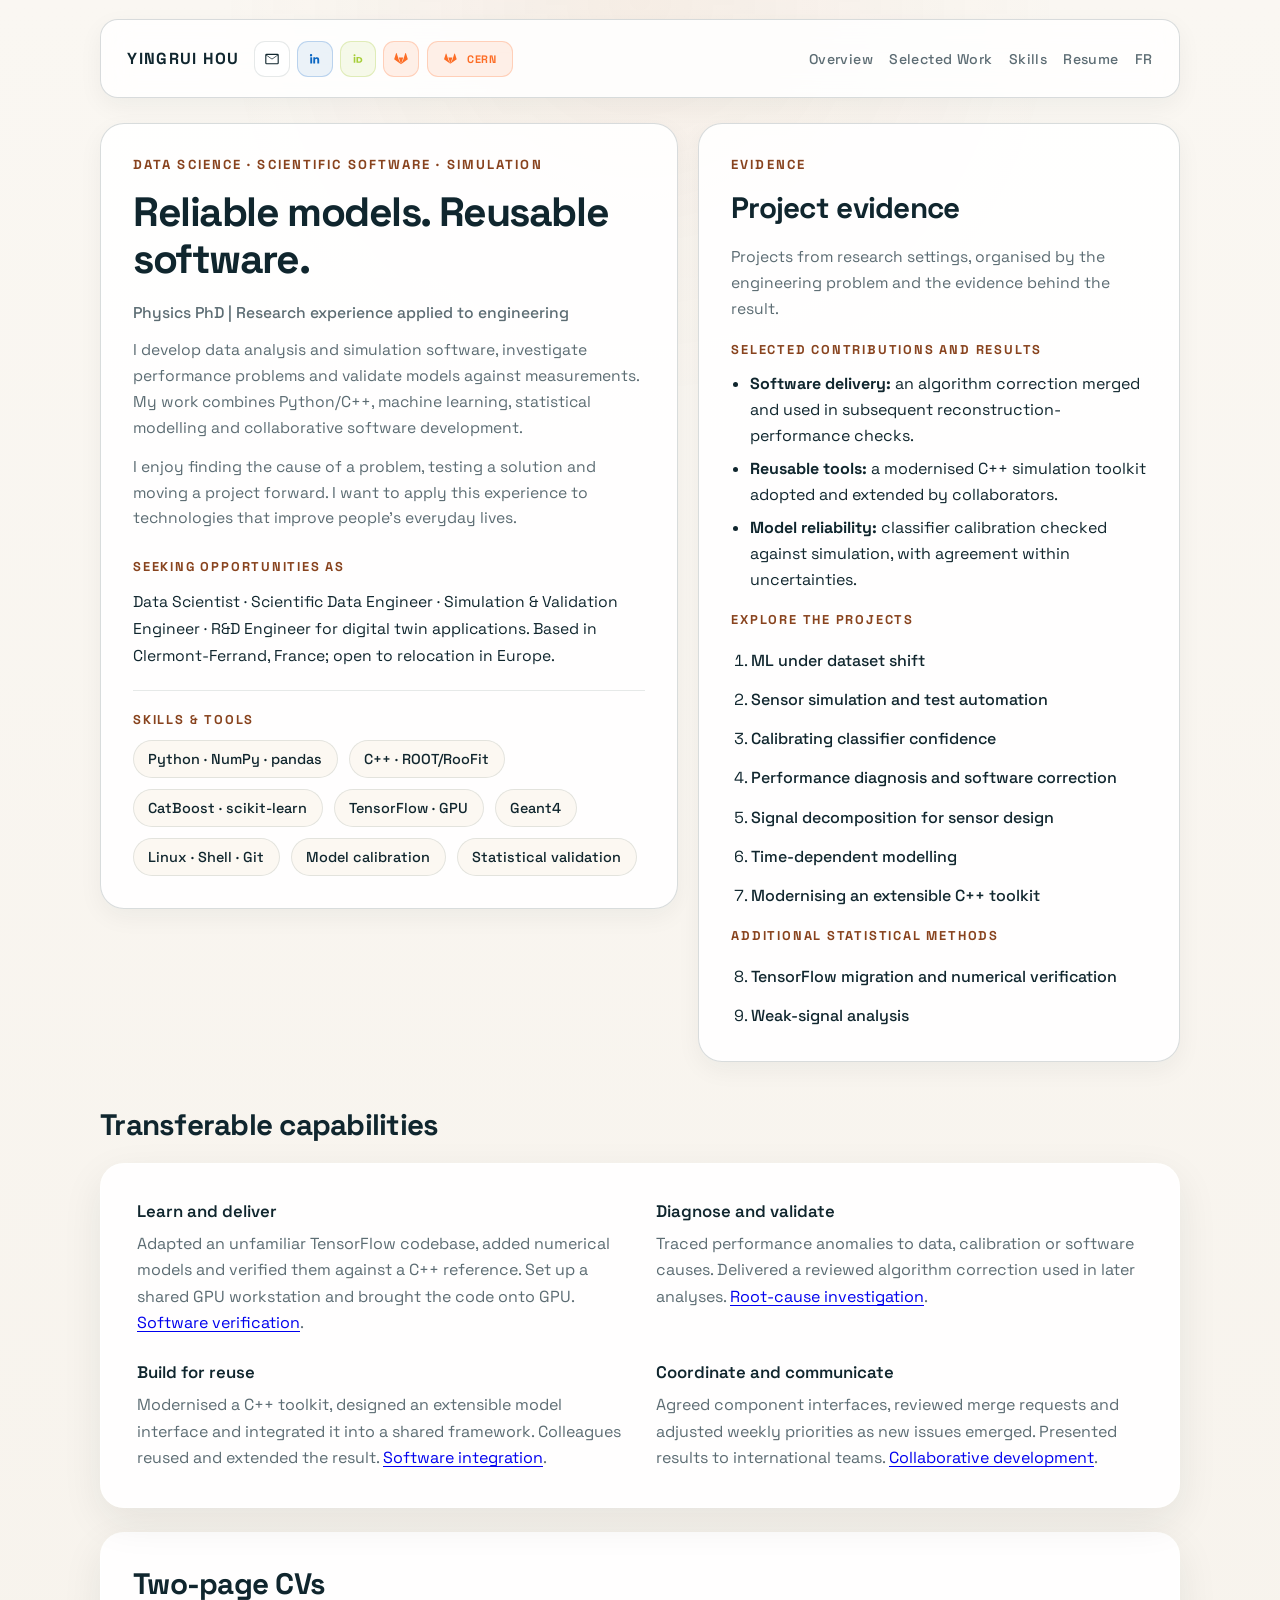
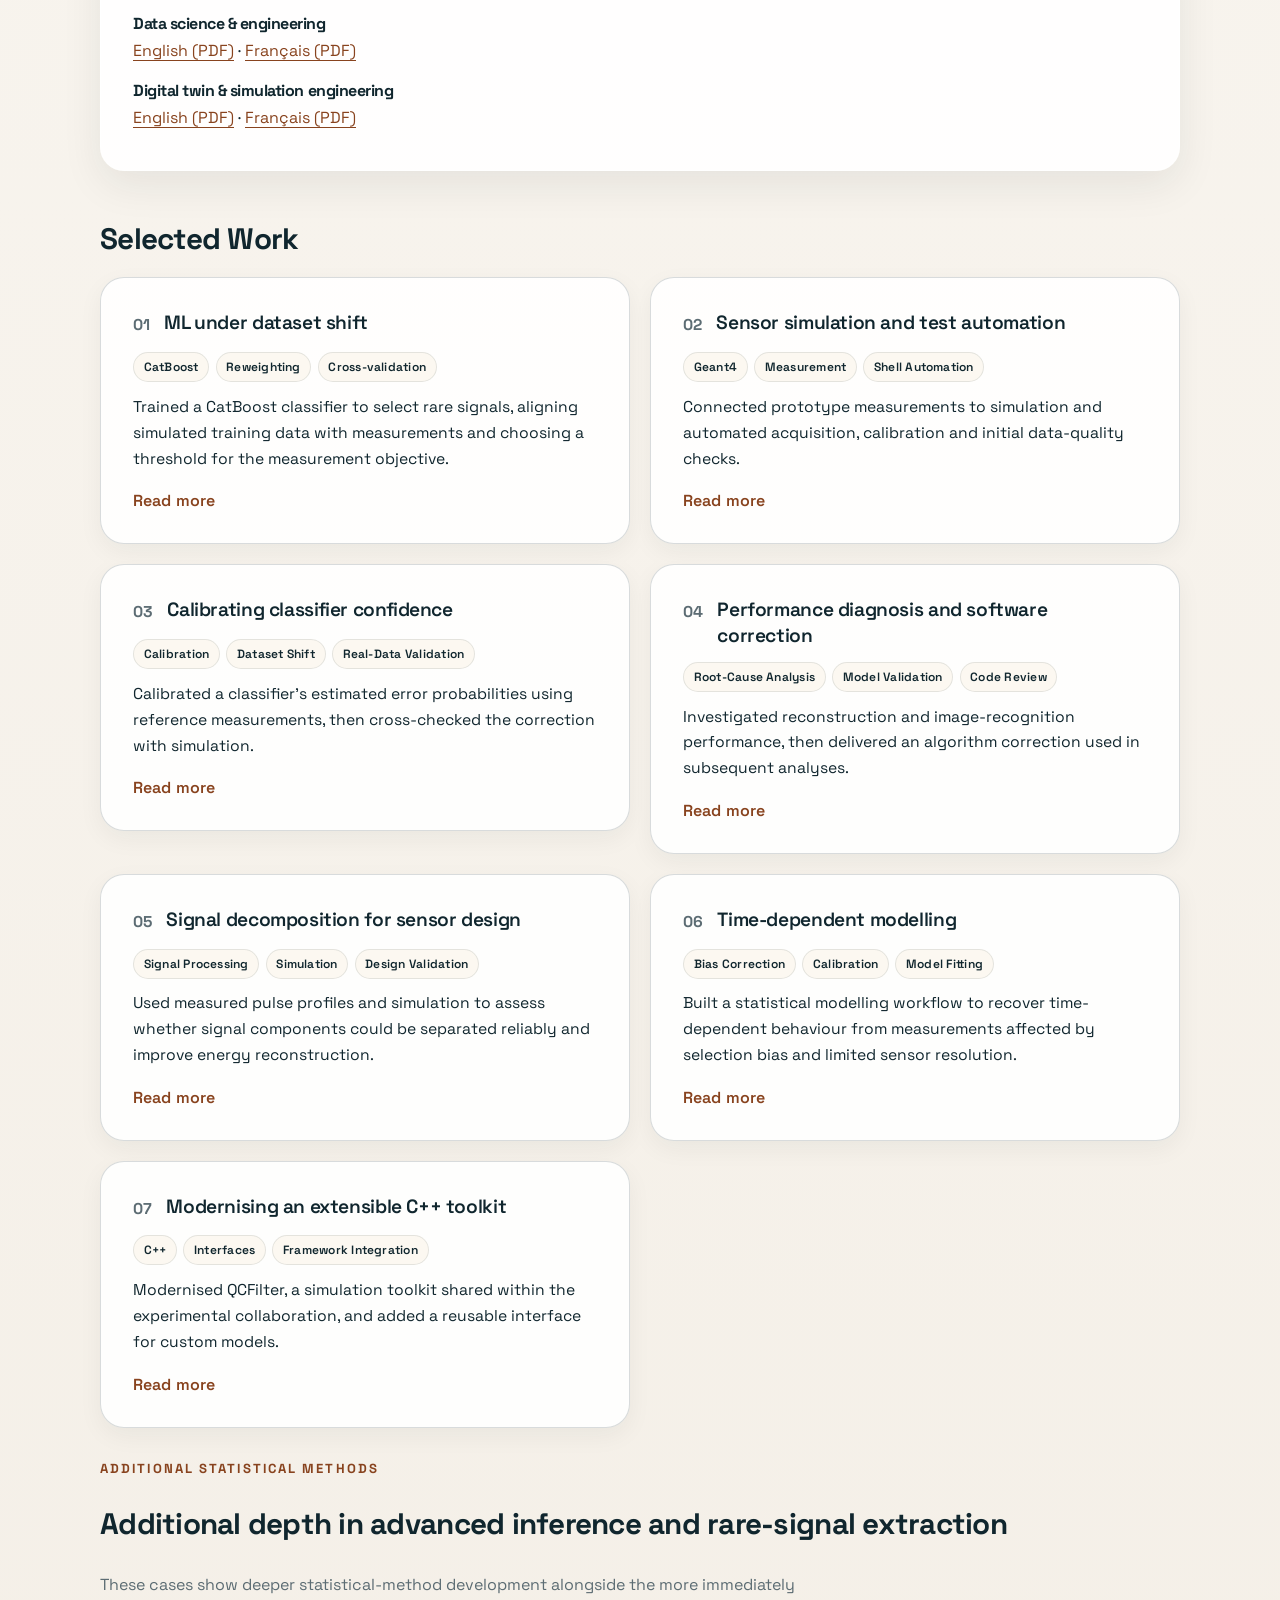
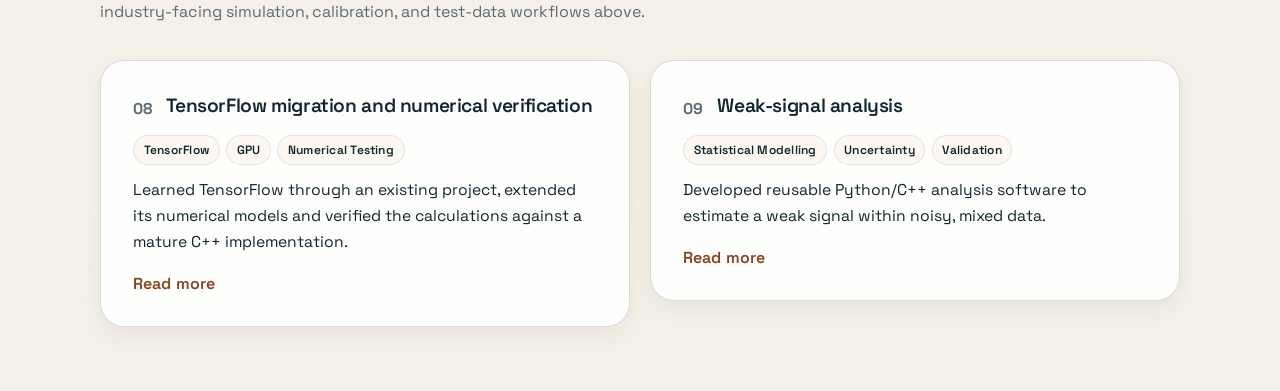
<file: index.html>
<!DOCTYPE html>
<html lang="en">
  <head>
    <meta charset="UTF-8" />
    <meta name="viewport" content="width=device-width, initial-scale=1.0" />
    <title>Yingrui Hou | Projects & Engineering Skills</title>
    <meta
      name="description"
      content="Data science, simulation, validation and transferable engineering skills of Yingrui Hou."
    />
    <link rel="preconnect" href="https://fonts.googleapis.com" />
    <link rel="preconnect" href="https://fonts.gstatic.com" crossorigin />
    <link
      href="https://fonts.googleapis.com/css2?family=Fraunces:wght@500;600;700&amp;family=Space+Grotesk:wght@400;500;700&amp;display=swap"
      rel="stylesheet"
    />
    <link rel="stylesheet" href="styles.css" />
  </head>
  <body>
    <div class="page-shell">
      <nav class="topbar">
        <div class="topbar-identity">
          <a class="brand" href="#top">Yingrui Hou</a>
          <div class="icon-links topbar-links" aria-label="Personal links">
            <a class="icon-link" href="mailto:yingrui.hou@outlook.com" aria-label="Email" title="Email"><svg viewBox="0 0 24 24" aria-hidden="true"><path d="M3 6.75A1.75 1.75 0 0 1 4.75 5h14.5A1.75 1.75 0 0 1 21 6.75v10.5A1.75 1.75 0 0 1 19.25 19H4.75A1.75 1.75 0 0 1 3 17.25Zm1.5.56v9.94c0 .14.11.25.25.25h14.5a.25.25 0 0 0 .25-.25V7.31l-7.04 5.16a.75.75 0 0 1-.88 0Zm14.7-.81H4.8L12 11.78Z" /></svg></a><a class="icon-link icon-link-linkedin" href="https://www.linkedin.com/in/yingrui-hou" aria-label="LinkedIn" title="LinkedIn"><svg viewBox="0 0 24 24" aria-hidden="true"><path d="M6.94 8.5A1.56 1.56 0 1 1 6.94 5.4a1.56 1.56 0 0 1 0 3.1M5.7 9.75h2.5V18H5.7zm4.06 0h2.4v1.13h.04c.33-.63 1.15-1.3 2.37-1.3 2.54 0 3.01 1.67 3.01 3.84V18h-2.5v-4.04c0-.96-.02-2.2-1.34-2.2-1.35 0-1.56 1.06-1.56 2.14V18h-2.5z" /></svg></a><a class="icon-link icon-link-orcid" href="https://orcid.org/0000-0001-6454-278X" aria-label="ORCID" title="ORCID"><svg viewBox="0 0 24 24" aria-hidden="true"><path d="M7.35 5.5a1.35 1.35 0 1 1 0 2.7 1.35 1.35 0 0 1 0-2.7M6.3 9.4h2.1v7.6H6.3zm3.65 0h3.06c2.85 0 4.75 1.61 4.75 3.8 0 2.39-1.82 3.8-4.82 3.8H9.95Zm2.1 1.74v4.12h.78c1.69 0 2.76-.77 2.76-2.06 0-1.32-1-2.06-2.71-2.06Z" /></svg></a><a class="icon-link icon-link-gitlab" href="https://gitlab.com/hyrsophie" aria-label="GitLab" title="GitLab"><svg viewBox="0 0 24 24" aria-hidden="true"><path d="m12 18.9 2.94-9.04H9.06Zm0 0-9.12-6.63 2.55-7.85a.46.46 0 0 1 .87 0l2.76 8.48Zm0 0 9.12-6.63-2.55-7.85a.46.46 0 0 0-.87 0l-2.76 8.48Z" /></svg></a><a class="icon-link icon-link-gitlab icon-link-labeled" href="https://gitlab.cern.ch/yihou" aria-label="CERN GitLab" title="CERN GitLab"><svg viewBox="0 0 24 24" aria-hidden="true"><path d="m12 18.9 2.94-9.04H9.06Zm0 0-9.12-6.63 2.55-7.85a.46.46 0 0 1 .87 0l2.76 8.48Zm0 0 9.12-6.63-2.55-7.85a.46.46 0 0 0-.87 0l-2.76 8.48Z" /></svg><span class="icon-link-text">CERN</span></a>
          </div>
        </div>
        <div class="nav-links">
          <a href="#overview">Overview</a>
          <a href="#selected-work">Selected Work</a>
          <a href="#competencies">Skills</a>
          <a href="resume.html">Resume</a>
          <a href="index-fr.html" lang="fr" aria-label="Lire en français">FR</a>
        </div>
      </nav>

      <header class="hero">
        <div class="hero-layout" id="top">
          <section class="profile-panel">
            <p class="eyebrow">Data science · Scientific software · Simulation</p>
            <h1>Reliable models. Reusable software.</h1>
            <p class="hero-about">Physics PhD | Research experience applied to engineering</p>
            <div class="hero-copy"><p>I develop data analysis and simulation software, investigate performance problems and validate models against measurements. My work combines Python/C++, machine learning, statistical modelling and collaborative software development.</p><p>I enjoy finding the cause of a problem, testing a solution and moving a project forward. I want to apply this experience to technologies that improve people’s everyday lives.</p></div>

            <section class="sidebar-section">
              <p class="sidebar-label">Seeking opportunities as</p>
              <div class="sidebar-copy"><p>Data Scientist · Scientific Data Engineer · Simulation &amp; Validation Engineer · R&amp;D Engineer for digital twin applications. Based in Clermont-Ferrand, France; open to relocation in Europe.</p></div>
            </section>

            <section class="sidebar-section" id="competencies">
              <p class="sidebar-label">Skills &amp; Tools</p>
              <div class="skill-list">
                <span class="skill-pill">Python · NumPy · pandas</span><span class="skill-pill">C++ · ROOT/RooFit</span><span class="skill-pill">CatBoost · scikit-learn</span><span class="skill-pill">TensorFlow · GPU</span><span class="skill-pill">Geant4</span><span class="skill-pill">Linux · Shell · Git</span><span class="skill-pill">Model calibration</span><span class="skill-pill">Statistical validation</span>
              </div>
            </section>
          </section>

          <aside class="toc-panel" id="overview" aria-label="Overview and selected work index">
            <p class="eyebrow">Evidence</p>
            <h2>Project evidence</h2>
            <div class="toc-copy"><p>Projects from research settings, organised by the engineering problem and the evidence behind the result.</p></div>
            <p class="sidebar-label">Selected contributions and results</p>
            <div class="outcomes-list">
              <ul><li><strong>Software delivery:</strong> an algorithm correction merged and used in subsequent reconstruction-performance checks.</li><li><strong>Reusable tools:</strong> a modernised C++ simulation toolkit adopted and extended by collaborators.</li><li><strong>Model reliability:</strong> classifier calibration checked against simulation, with agreement within uncertainties.</li></ul>
            </div>
            <p class="sidebar-label">Explore the projects</p>
            <ol class="toc-list">
              <li><a href="#work-3">ML under dataset shift</a></li><li><a href="#work-4">Sensor simulation and test automation</a></li><li><a href="#work-9">Calibrating classifier confidence</a></li><li><a href="#work-6">Performance diagnosis and software correction</a></li><li><a href="#work-5">Signal decomposition for sensor design</a></li><li><a href="#work-2">Time-dependent modelling</a></li><li><a href="#work-7">Modernising an extensible C++ toolkit</a></li>
            </ol>
            <p class="sidebar-label toc-secondary-label">Additional Statistical Methods</p>
            <ol class="toc-list toc-list-secondary" start="8">
              <li><a href="#work-8">TensorFlow migration and numerical verification</a></li><li><a href="#work-1">Weak-signal analysis</a></li>
            </ol>
          </aside>
        </div>
      </header>

      <main>
        <section class="section" id="capabilities">
          <div class="section-heading"><h2>Transferable capabilities</h2></div>
          <div class="resume-card capability-grid"><div class="capability"><h3>Learn and deliver</h3><p>Adapted an unfamiliar TensorFlow codebase, added numerical models and verified them against a C++ reference. Set up a shared GPU workstation and brought the code onto GPU. <a href="#work-8">Software verification</a>.</p></div><div class="capability"><h3>Diagnose and validate</h3><p>Traced performance anomalies to data, calibration or software causes. Delivered a reviewed algorithm correction used in later analyses. <a href="#work-6">Root-cause investigation</a>.</p></div><div class="capability"><h3>Build for reuse</h3><p>Modernised a C++ toolkit, designed an extensible model interface and integrated it into a shared framework. Colleagues reused and extended the result. <a href="#work-7">Software integration</a>.</p></div><div class="capability"><h3>Coordinate and communicate</h3><p>Agreed component interfaces, reviewed merge requests and adjusted weekly priorities as new issues emerged. Presented results to international teams. <a href="#work-8">Collaborative development</a>.</p></div></div>
        </section>
        <section class="resume-card cv-downloads" aria-label="Two-page CVs"><h2>Two-page CVs</h2><div class="cv-download"><h3>Data science &amp; engineering</h3><p><a href="assets/cv/CV_YingruiHou_DataScience_EN.pdf" download>English (PDF)</a> · <a href="assets/cv/CV_YingruiHou_DataScience_FR.pdf" download>Français (PDF)</a></p></div><div class="cv-download"><h3>Digital twin &amp; simulation engineering</h3><p><a href="assets/cv/CV_YingruiHou_DigitalTwin_EN.pdf" download>English (PDF)</a> · <a href="assets/cv/CV_YingruiHou_DigitalTwin_FR.pdf" download>Français (PDF)</a></p></div></section>
        <section class="section" id="selected-work">
          <div class="section-heading">
            <h2>Selected Work</h2>
          </div>

          <div class="case-study-grid">
            <article class="case-study case-study-collapsible" id="work-3">
  <div class="case-study-header">
    <p class="case-number">01</p>
    <h3>ML under dataset shift</h3>
  </div>
  <div class="case-tags" aria-label="Skills and tools used"><span class="case-tag">CatBoost</span><span class="case-tag">Reweighting</span><span class="case-tag">Cross-validation</span></div>
  <div class="case-preview">
    <p>Trained a CatBoost classifier to select rare signals, aligning simulated training data with measurements and choosing a threshold for the measurement objective.</p>

  </div>
  <div class="case-details" id="work-3-details" hidden>
    <h4>Problem</h4><p>Training data combined simulated signals and background from real measurements. Distribution differences and limited labelled samples required careful validation.</p><h4>My contribution</h4><ul><li>Selected features using domain knowledge, correlation checks and feature importance.</li><li>Used reference measurements and hep_ml reweighting to address simulation–data differences before training.</li><li>Applied five-fold validation for feature selection and hyperparameter tuning; compared training and test responses using KS diagnostics.</li><li>Scanned the operating threshold with <code>S / sqrt(S + B)</code>, using expected signal and background counts derived from fitted yields and selection efficiencies.</li></ul><h4>Validation and result</h4><p>Applied the selected threshold to the analysis data and checked background suppression. Performance estimates came from the five-fold development validation; no additional untouched labelled holdout was available. Threshold efficiencies used pooled training and test events after compatible KS checks. These checks do not establish an independent final generalisation estimate.</p><h4>Figures</h4><div class="markdown-gallery markdown-gallery-3"><figure class="markdown-figure"><img class="markdown-image" src="assets/selected-work/work-3/bkg_veto_performance.png" alt="Background veto performance" loading="lazy" /><figcaption>The displayed Run 1 comparison shows lower background after BDT selection, with the signal peak retained. LHCb unofficial study plot; no numerical improvement is inferred from the image.</figcaption></figure><figure class="markdown-figure"><img class="markdown-image" src="assets/selected-work/work-3/train-test.png" alt="Train-test GBDT response comparison" loading="lazy" /><figcaption>Training and test score distributions broadly agree for both classes in the displayed diagnostic; this is an overtraining check, not a guarantee of independent evaluation.</figcaption></figure><figure class="markdown-figure"><img class="markdown-image" src="assets/selected-work/work-3/feature_importance.png" alt="Feature importance ranking" loading="lazy" /><figcaption>Feature importance was used with separation diagnostics to simplify the model.</figcaption></figure></div>
  </div>
  <button class="case-toggle" type="button" data-read-toggle aria-controls="work-3-details" aria-expanded="false">
    <span class="case-toggle-more">Read more</span>
    <span class="case-toggle-less">Read less</span>
  </button>
</article>
<article class="case-study case-study-collapsible" id="work-4">
  <div class="case-study-header">
    <p class="case-number">02</p>
    <h3>Sensor simulation and test automation</h3>
  </div>
  <div class="case-tags" aria-label="Skills and tools used"><span class="case-tag">Geant4</span><span class="case-tag">Measurement</span><span class="case-tag">Shell Automation</span></div>
  <div class="case-preview">
    <p>Connected prototype measurements to simulation and automated acquisition, calibration and initial data-quality checks.</p>

  </div>
  <div class="case-details" id="work-4-details" hidden>
    <h4>Problem</h4><p>Spatial variations in sensor response affected measurement resolution. The simulation needed measured response maps to represent the prototype realistically.</p><h4>My contribution</h4><ul><li>Implemented sensor geometry and response models in Geant4/C++ and incorporated response maps derived from beam-test measurements.</li><li>Developed a Shell pipeline connecting existing readout, tracking and timing-calibration algorithms with storage and initial quality checks.</li><li>Participated in on-site setup and data acquisition; assisted subsequent fitting and measurement-effect corrections.</li></ul><h4>Validation and result</h4><p>Compared simulated resolution with measured and uniform response maps. The prototype study quantified a non-uniformity contribution below 1% to the resolution’s constant term. The workflow connected physical tests, usable simulation inputs and design evaluation.</p><h4>Figures</h4><div class="markdown-gallery markdown-gallery-4"><figure class="markdown-figure"><img class="markdown-image" src="assets/selected-work/work-4/resolution.png" alt="Energy-resolution comparison under measured non-uniformity maps" loading="lazy" /><figcaption>Measured-response curves show the resolution penalty relative to a flat-response reference.</figcaption></figure><figure class="markdown-figure"><img class="markdown-image" src="assets/selected-work/work-4/tbArch.png" alt="Test bench setup" loading="lazy" /><figcaption>Beam-test measurement system used to characterise the detector response.</figcaption></figure><figure class="markdown-figure"><img class="markdown-image" src="assets/selected-work/work-4/troll_2.png" alt="Prototype" loading="lazy" /><figcaption>The first detector prototype, which forms the sensitive part of the measurement setup.</figcaption></figure><figure class="markdown-figure"><img class="markdown-image" src="assets/selected-work/work-4/to_have_nPE_map.png" alt="Workflow to get the light-collection efficiency map" loading="lazy" /><figcaption>Workflow that turns beam-test measurements from the prototype system into the light-collection efficiency map used in simulation.</figcaption></figure></div><h4>Publications</h4><ul><li>Publication: <em>Studying the GRAiNITA concept: first test beam results</em>. DOI: <a href="https://doi.org/10.1088/1748-0221/21/03/P03048">10.1088/1748-0221/21/03/P03048</a></li></ul>
  </div>
  <button class="case-toggle" type="button" data-read-toggle aria-controls="work-4-details" aria-expanded="false">
    <span class="case-toggle-more">Read more</span>
    <span class="case-toggle-less">Read less</span>
  </button>
</article>
<article class="case-study case-study-collapsible" id="work-9">
  <div class="case-study-header">
    <p class="case-number">03</p>
    <h3>Calibrating classifier confidence</h3>
  </div>
  <div class="case-tags" aria-label="Skills and tools used"><span class="case-tag">Calibration</span><span class="case-tag">Dataset Shift</span><span class="case-tag">Real-Data Validation</span></div>
  <div class="case-preview">
    <p>Calibrated a classifier’s estimated error probabilities using reference measurements, then cross-checked the correction with simulation.</p>

  </div>
  <div class="case-details" id="work-9-details" hidden>
    <h4>Problem</h4><p>The classifier was trained on simulation whose distributions differed from real data. Its estimated error probabilities needed calibration for the target analysis.</p><h4>My contribution</h4><ul><li>Selected suitable reference processes with identifiable classes and checked their relevance to the target data.</li><li>Aligned key input distributions through gradient-boosting reweighting where needed.</li><li>Fitted the relationship between predicted and observed misclassification probabilities and applied the correction to the target analysis.</li></ul><h4>Validation and result</h4><p>Cross-checked the data-based calibration using reweighted target simulation; error estimates agreed within uncertainties. My contribution covered calibration and validation, with participation in training discussions. I did not train this model. The calibration is specific to the target process and reference-data conditions.</p>
  </div>
  <button class="case-toggle" type="button" data-read-toggle aria-controls="work-9-details" aria-expanded="false">
    <span class="case-toggle-more">Read more</span>
    <span class="case-toggle-less">Read less</span>
  </button>
</article>
<article class="case-study case-study-collapsible" id="work-6">
  <div class="case-study-header">
    <p class="case-number">04</p>
    <h3>Performance diagnosis and software correction</h3>
  </div>
  <div class="case-tags" aria-label="Skills and tools used"><span class="case-tag">Root-Cause Analysis</span><span class="case-tag">Model Validation</span><span class="case-tag">Code Review</span></div>
  <div class="case-preview">
    <p>Investigated reconstruction and image-recognition performance, then delivered an algorithm correction used in subsequent analyses.</p>

  </div>
  <div class="case-details" id="work-6-details" hidden>
    <h4>Problem</h4><p>Unexpected sensor-reconstruction results could originate in data, calibration, simulation labels or software. The cause had to be isolated before changing the model.</p><h4>My contribution</h4><ul><li>Evaluated an image-recognition clustering model on real data and investigated discrepancies across benchmark samples. My role covered validation, not training this model.</li><li>Traced anomalous simulated photon resolution to incorrect reference-label associations in crowded sensor data.</li><li>Revised matching to select the largest individual energy contributor within the reconstructed cluster, using total simulated energy deposited in that cluster for normalisation.</li><li>Improved legacy code’s thread safety in response to merge-request review.</li></ul><h4>Validation and result</h4><p>Checked reference identities, reconstructed energies and selected event records across several simulated processes. The merge request was accepted and used for LHCb Run 3 analyses and reconstruction-performance checks. Separately, real-data diagnostics informed calibration and software follow-up.</p><h4>Figures</h4><figure class="markdown-figure"><img class="markdown-image" src="assets/selected-work/work-6/data_validation.png" alt="Data validation" loading="lazy" /><figcaption>Validation plots exposed an energy miscalibration issue, and performance improved after the fix.</figcaption></figure><h4>Publications</h4><ul><li>Publication: <em>Monitoring reconstruction software in LHCb</em>. DOI: <a href="https://doi.org/10.1051/epjconf/202125103044">10.1051/epjconf/202125103044</a></li></ul>
  </div>
  <button class="case-toggle" type="button" data-read-toggle aria-controls="work-6-details" aria-expanded="false">
    <span class="case-toggle-more">Read more</span>
    <span class="case-toggle-less">Read less</span>
  </button>
</article>
<article class="case-study case-study-collapsible" id="work-5">
  <div class="case-study-header">
    <p class="case-number">05</p>
    <h3>Signal decomposition for sensor design</h3>
  </div>
  <div class="case-tags" aria-label="Skills and tools used"><span class="case-tag">Signal Processing</span><span class="case-tag">Simulation</span><span class="case-tag">Design Validation</span></div>
  <div class="case-preview">
    <p>Used measured pulse profiles and simulation to assess whether signal components could be separated reliably and improve energy reconstruction.</p>

  </div>
  <div class="case-details" id="work-5-details" hidden>
    <h4>Problem</h4><p>Two candidate sensor materials produced overlapping light-pulse profiles. A reconstruction method could only work if the component signals remained distinguishable.</p><h4>My contribution</h4><ul><li>Compared measured time profiles; engineers operated the measurement setup and sources.</li><li>Used measured timing parameters in simulation and fitted the resulting signals with component templates.</li><li>Checked parameter correlations and bias distributions to assess component recovery before applying an energy correction.</li></ul><h4>Validation and result</h4><p>The study supported the team’s choice of ZnWO4: BGO profiles were insufficiently separated at low energies. One representative simulated correction study reduced a resolution term by about a factor of two. This result concerns that simulation study, not a measured gain in a deployed sensor.</p><h4>Figures</h4><div class="markdown-gallery markdown-gallery-2"><figure class="markdown-figure"><img class="markdown-image" src="assets/selected-work/work-5/res_compare.png" alt="PSD-assisted resolution before and after correction" loading="lazy" /><figcaption>Resolution improves after PSD-based correction across the tested energy range.</figcaption></figure><figure class="markdown-figure"><img class="markdown-image" src="assets/selected-work/work-5/time_fit.png" alt="Time-profile fit used to recover shower fractions" loading="lazy" /><figcaption>Representative time-profile fit showing the recovered EM fraction close to the injected value.</figcaption></figure></div>
  </div>
  <button class="case-toggle" type="button" data-read-toggle aria-controls="work-5-details" aria-expanded="false">
    <span class="case-toggle-more">Read more</span>
    <span class="case-toggle-less">Read less</span>
  </button>
</article>
<article class="case-study case-study-collapsible" id="work-2">
  <div class="case-study-header">
    <p class="case-number">06</p>
    <h3>Time-dependent modelling</h3>
  </div>
  <div class="case-tags" aria-label="Skills and tools used"><span class="case-tag">Bias Correction</span><span class="case-tag">Calibration</span><span class="case-tag">Model Fitting</span></div>
  <div class="case-preview">
    <p>Built a statistical modelling workflow to recover time-dependent behaviour from measurements affected by selection bias and limited sensor resolution.</p>

  </div>
  <div class="case-details" id="work-2-details" hidden>
    <h4>Problem</h4><p>Observed time distributions differed from the underlying process because of data selection, measurement resolution and simulation–data mismatch.</p><h4>My contribution</h4><ul><li>Modelled selection efficiency and measurement resolution explicitly.</li><li>Estimated corrections separately for datasets collected under different operating conditions.</li><li>Aligned reference and target samples through gradient-boosting reweighting; implemented reusable components for joint model fitting.</li></ul><h4>Validation and result</h4><p>Compared corrected simulation and measurements, and included residual model differences in the uncertainty assessment. The workflow made assumptions and dataset-specific corrections available for technical review.</p><h4>Figures</h4><div class="markdown-gallery markdown-gallery-2"><figure class="markdown-figure"><img class="markdown-image" src="assets/selected-work/work-2/time_rec_eff.png" alt="Reconstruction effect on time distribution" loading="lazy" /><figcaption>Reconstruction effects reduce sensitivity to the oscillatory time structure.</figcaption></figure><figure class="markdown-figure"><img class="markdown-image" src="assets/selected-work/work-2/workflow.png" alt="Workflow of the analysis" loading="lazy" /><figcaption>Workflow used to extract latent observables from raw data.</figcaption></figure></div>
  </div>
  <button class="case-toggle" type="button" data-read-toggle aria-controls="work-2-details" aria-expanded="false">
    <span class="case-toggle-more">Read more</span>
    <span class="case-toggle-less">Read less</span>
  </button>
</article>
<article class="case-study case-study-collapsible" id="work-7">
  <div class="case-study-header">
    <p class="case-number">07</p>
    <h3>Modernising an extensible C++ toolkit</h3>
  </div>
  <div class="case-tags" aria-label="Skills and tools used"><span class="case-tag">C++</span><span class="case-tag">Interfaces</span><span class="case-tag">Framework Integration</span></div>
  <div class="case-preview">
    <p>Modernised QCFilter, a simulation toolkit shared within the experimental collaboration, and added a reusable interface for custom models.</p>

  </div>
  <div class="case-details" id="work-7-details" hidden>
    <h4>Problem</h4><p>The legacy code had known defects, used an older implementation and supported a restricted modelling case. New studies needed a maintainable way to add models.</p><h4>My contribution</h4><ul><li>Rewrote the toolkit using a newer C++ standard and the Gaudi framework.</li><li>Designed a common model interface and added support for several physics processes.</li><li>Handled method design, implementation, Gaudi/BOSS integration and final testing.</li></ul><h4>Validation and result</h4><p>Compared old and new simulation results, with agreement in the checks performed. Compared key simulated distributions with real data; residual differences reflected model limitations. The toolkit was used for subsequent project simulations and extended by collaborators. Source code is shared internally within the experiment.</p><h4>Publications</h4><p><em>CP violation studies at Super Tau-Charm Facility</em>, <a href="https://doi.org/10.48550/arXiv.2502.08907">DOI</a>.</p>
  </div>
  <button class="case-toggle" type="button" data-read-toggle aria-controls="work-7-details" aria-expanded="false">
    <span class="case-toggle-more">Read more</span>
    <span class="case-toggle-less">Read less</span>
  </button>
</article>
          </div>
        </section>

        <section class="section section-secondary" id="additional-methods">
          <div class="section-heading">
            <p class="eyebrow">Additional Statistical Methods</p>
            <h2>Additional depth in advanced inference and rare-signal extraction</h2>
            <div class="section-copy"><p>These cases show deeper statistical-method development alongside the more immediately industry-facing simulation, calibration, and test-data workflows above.</p></div>
          </div>

          <div class="case-study-grid">
            <article class="case-study case-study-collapsible" id="work-8">
  <div class="case-study-header">
    <p class="case-number">08</p>
    <h3>TensorFlow migration and numerical verification</h3>
  </div>
  <div class="case-tags" aria-label="Skills and tools used"><span class="case-tag">TensorFlow</span><span class="case-tag">GPU</span><span class="case-tag">Numerical Testing</span></div>
  <div class="case-preview">
    <p>Learned TensorFlow through an existing project, extended its numerical models and verified the calculations against a mature C++ implementation.</p>

  </div>
  <div class="case-details" id="work-8-details" hidden>
    <h4>Problem</h4><p>A collaborative measurement required new model components, realistic measurement effects and a working shared GPU environment.</p><h4>My contribution</h4><ul><li>Started without TensorFlow knowledge, studied the inherited code and implemented new amplitude models plus efficiency, resolution and measurement-bias components.</li><li>Configured a shared GPU workstation in half a day; migrated the code to a successful GPU run in a further half-day. These timings cover setup and migration only.</li><li>Agreed component interfaces, reviewed GitLab merge requests and helped adjust weekly priorities. A collaborator developed the fitting component; I contributed to its testing.</li></ul><h4>Validation and result</h4><p>Compared calculations at identical inputs against C++, traced discrepancies to variable types and obtained agreement at the required decimal precision. Used large simulated samples for stability checks and compared observable distributions with real data. During review, identified a sign error in the fitting component’s mathematical definition; we verified and corrected it together.</p><p>The software supported a joint BESIII–LHCb measurement. Repeated simulated experiments compared inference methods on the same fixed-size samples. The publications report about 5% lower statistical uncertainty for the LHCb result: a collaborative method outcome, not a software-speed gain.</p><h4>Figures</h4><figure class="markdown-figure"><img class="markdown-image" src="assets/selected-work/work-8/fourier-weights.png" alt="Sensitivity maps for the weighted inference method" loading="lazy" /><figcaption>The weighting maps show how the method concentrates statistical sensitivity in the most informative regions while accounting for real measurement effects.</figcaption></figure><h4>Publications</h4><ul><li>Publication: <em>Measurement of the CKM angle γ in B± → D(→ KS0h′+h′−)h± decays with a novel approach</em>. DOI: <a href="https://doi.org/10.48550/arXiv.2604.05701">10.48550/arXiv.2604.05701</a></li><li>Publication: <em>Precise measurement of the CKM angle γ with a novel approach</em>. DOI: <a href="https://doi.org/10.48550/arXiv.2604.05712">10.48550/arXiv.2604.05712</a></li></ul>
  </div>
  <button class="case-toggle" type="button" data-read-toggle aria-controls="work-8-details" aria-expanded="false">
    <span class="case-toggle-more">Read more</span>
    <span class="case-toggle-less">Read less</span>
  </button>
</article>
<article class="case-study case-study-collapsible" id="work-1">
  <div class="case-study-header">
    <p class="case-number">09</p>
    <h3>Weak-signal analysis</h3>
  </div>
  <div class="case-tags" aria-label="Skills and tools used"><span class="case-tag">Statistical Modelling</span><span class="case-tag">Uncertainty</span><span class="case-tag">Validation</span></div>
  <div class="case-preview">
    <p>Developed reusable Python/C++ analysis software to estimate a weak signal within noisy, mixed data.</p>

  </div>
  <div class="case-details" id="work-1-details" hidden>
    <h4>Problem</h4><p>The signal could not be identified reliably observation by observation. The analysis needed to estimate its contribution while accounting for background and measurement uncertainty.</p><h4>My contribution</h4><ul><li>Built likelihood models to separate signal and background statistically.</li><li>Automated data selection, signal estimation and reference-sample comparisons in Python/C++/ROOT.</li><li>Checked variable correlations, fitted-parameter correlations and bias in repeated simulated experiments as part of each analysis’s uncertainty assessment.</li></ul><h4>Validation and result</h4><p>Compared fit stability across datasets and selection settings. The checks performed found no problematic dependence or bias; the workflow supported a dedicated measurement. This is evidence of the checks performed, rather than a claim that every possible bias was excluded.</p><h4>Figures</h4><figure class="markdown-figure"><img class="markdown-image" src="assets/selected-work/work-1/BToVG.png" alt="Weak-signal mass fit case 2" loading="lazy" /><figcaption>A narrow signal peak is recovered from dominant background through an explicit signal-plus-background fit.</figcaption></figure>
  </div>
  <button class="case-toggle" type="button" data-read-toggle aria-controls="work-1-details" aria-expanded="false">
    <span class="case-toggle-more">Read more</span>
    <span class="case-toggle-less">Read less</span>
  </button>
</article>
          </div>
        </section>
      </main>
      <script>
        try { localStorage.setItem("resume-lang", "en"); } catch (_) {}
        const caseToggles = document.querySelectorAll("[data-read-toggle]");
        caseToggles.forEach((button) => {
          const article = button.closest(".case-study-collapsible");
          const details = article?.querySelector(".case-details");
          if (!article || !details) return;

          button.addEventListener("click", () => {
            const expanded = article.classList.toggle("is-expanded");
            details.hidden = !expanded;
            button.setAttribute("aria-expanded", expanded ? "true" : "false");
          });
        });
      </script>
    </div>
  </body>
</html>
</file>
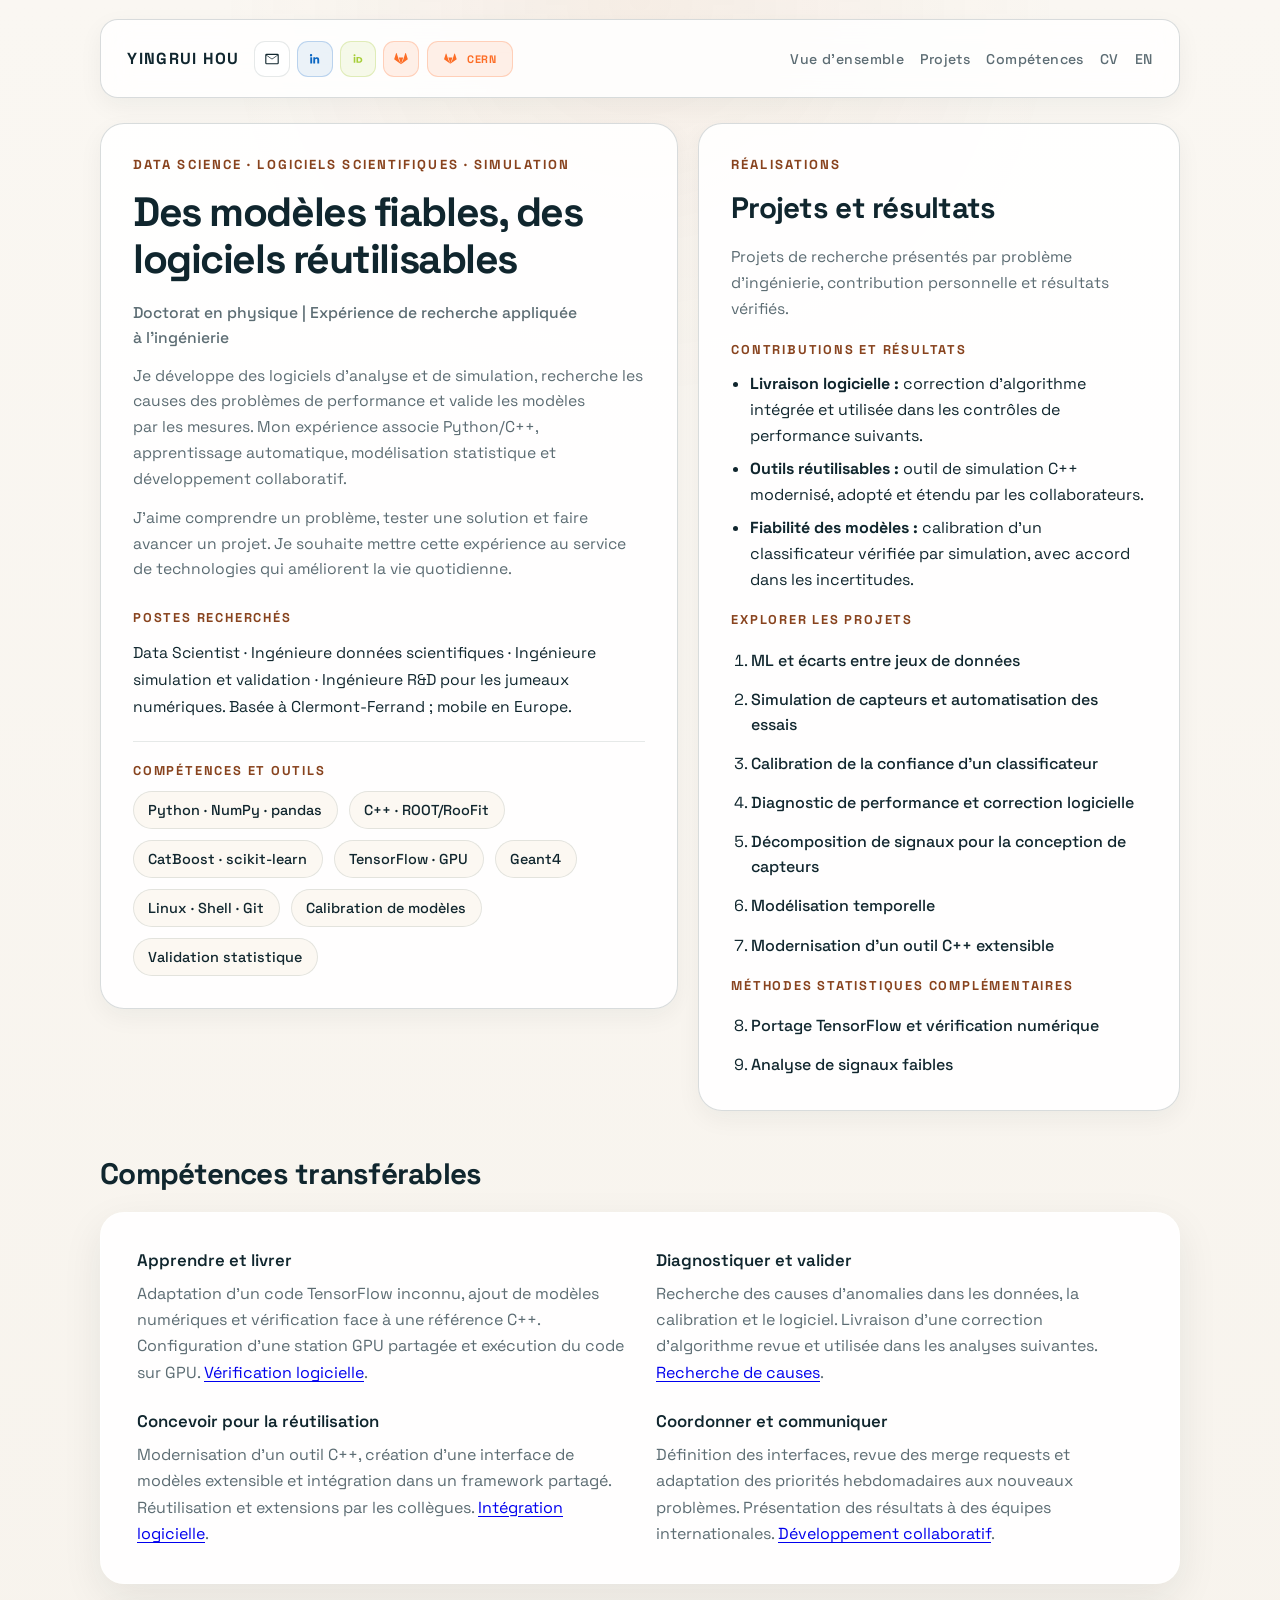
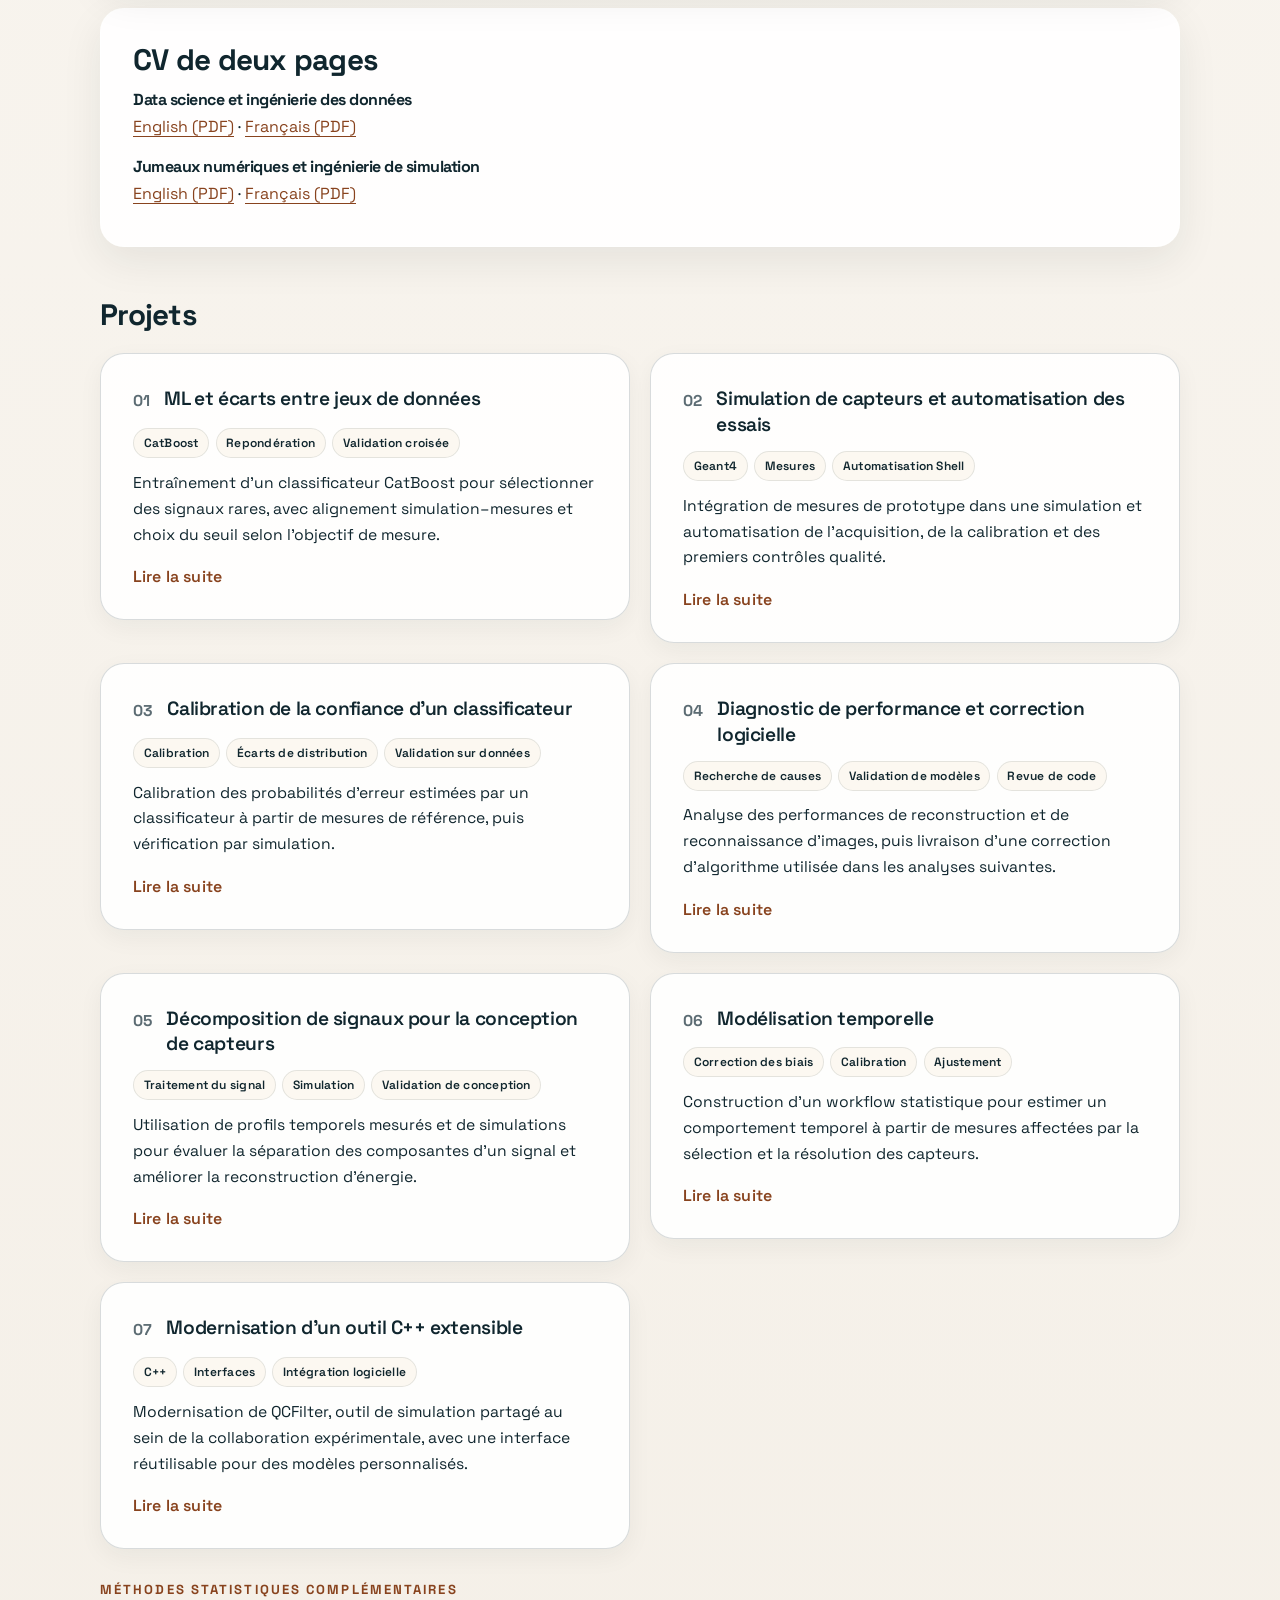
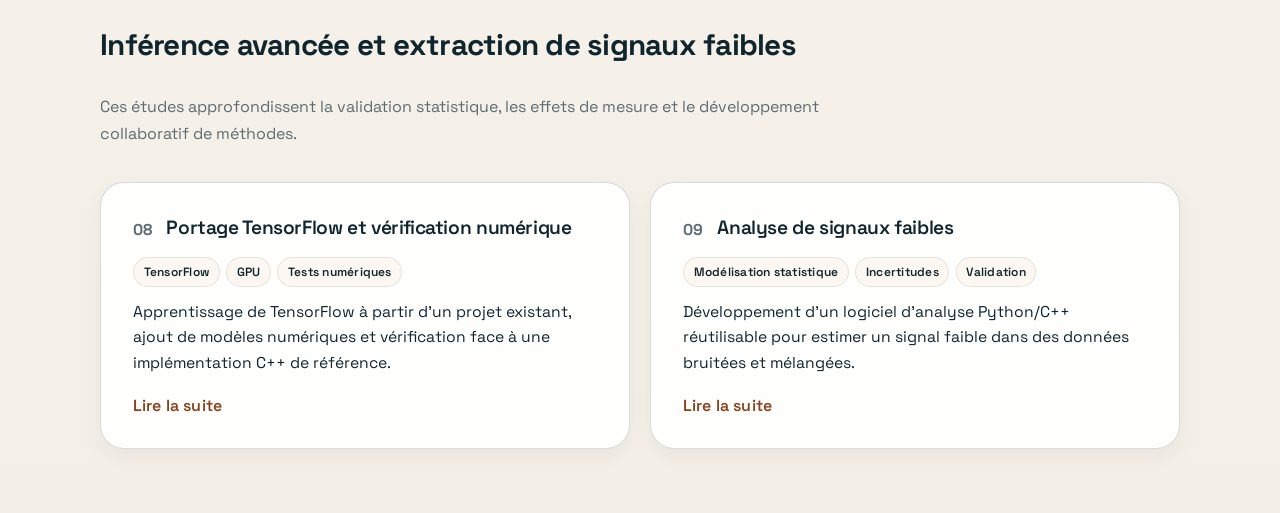
<file: index-fr.html>
<!DOCTYPE html>
<html lang="fr">
  <head>
    <meta charset="UTF-8" />
    <meta name="viewport" content="width=device-width, initial-scale=1.0" />
    <title>Yingrui Hou | Projets et compétences</title>
    <meta
      name="description"
      content="Data science, simulation, validation et compétences transférables de Yingrui Hou."
    />
    <link rel="preconnect" href="https://fonts.googleapis.com" />
    <link rel="preconnect" href="https://fonts.gstatic.com" crossorigin />
    <link
      href="https://fonts.googleapis.com/css2?family=Fraunces:wght@500;600;700&amp;family=Space+Grotesk:wght@400;500;700&amp;display=swap"
      rel="stylesheet"
    />
    <link rel="stylesheet" href="styles.css" />
  </head>
  <body>
    <div class="page-shell">
      <nav class="topbar">
        <div class="topbar-identity">
          <a class="brand" href="#top">Yingrui Hou</a>
          <div class="icon-links topbar-links" aria-label="Personal links">
            <a class="icon-link" href="mailto:yingrui.hou@outlook.com" aria-label="Email" title="Email"><svg viewBox="0 0 24 24" aria-hidden="true"><path d="M3 6.75A1.75 1.75 0 0 1 4.75 5h14.5A1.75 1.75 0 0 1 21 6.75v10.5A1.75 1.75 0 0 1 19.25 19H4.75A1.75 1.75 0 0 1 3 17.25Zm1.5.56v9.94c0 .14.11.25.25.25h14.5a.25.25 0 0 0 .25-.25V7.31l-7.04 5.16a.75.75 0 0 1-.88 0Zm14.7-.81H4.8L12 11.78Z" /></svg></a><a class="icon-link icon-link-linkedin" href="https://www.linkedin.com/in/yingrui-hou" aria-label="LinkedIn" title="LinkedIn"><svg viewBox="0 0 24 24" aria-hidden="true"><path d="M6.94 8.5A1.56 1.56 0 1 1 6.94 5.4a1.56 1.56 0 0 1 0 3.1M5.7 9.75h2.5V18H5.7zm4.06 0h2.4v1.13h.04c.33-.63 1.15-1.3 2.37-1.3 2.54 0 3.01 1.67 3.01 3.84V18h-2.5v-4.04c0-.96-.02-2.2-1.34-2.2-1.35 0-1.56 1.06-1.56 2.14V18h-2.5z" /></svg></a><a class="icon-link icon-link-orcid" href="https://orcid.org/0000-0001-6454-278X" aria-label="ORCID" title="ORCID"><svg viewBox="0 0 24 24" aria-hidden="true"><path d="M7.35 5.5a1.35 1.35 0 1 1 0 2.7 1.35 1.35 0 0 1 0-2.7M6.3 9.4h2.1v7.6H6.3zm3.65 0h3.06c2.85 0 4.75 1.61 4.75 3.8 0 2.39-1.82 3.8-4.82 3.8H9.95Zm2.1 1.74v4.12h.78c1.69 0 2.76-.77 2.76-2.06 0-1.32-1-2.06-2.71-2.06Z" /></svg></a><a class="icon-link icon-link-gitlab" href="https://gitlab.com/hyrsophie" aria-label="GitLab" title="GitLab"><svg viewBox="0 0 24 24" aria-hidden="true"><path d="m12 18.9 2.94-9.04H9.06Zm0 0-9.12-6.63 2.55-7.85a.46.46 0 0 1 .87 0l2.76 8.48Zm0 0 9.12-6.63-2.55-7.85a.46.46 0 0 0-.87 0l-2.76 8.48Z" /></svg></a><a class="icon-link icon-link-gitlab icon-link-labeled" href="https://gitlab.cern.ch/yihou" aria-label="CERN GitLab" title="CERN GitLab"><svg viewBox="0 0 24 24" aria-hidden="true"><path d="m12 18.9 2.94-9.04H9.06Zm0 0-9.12-6.63 2.55-7.85a.46.46 0 0 1 .87 0l2.76 8.48Zm0 0 9.12-6.63-2.55-7.85a.46.46 0 0 0-.87 0l-2.76 8.48Z" /></svg><span class="icon-link-text">CERN</span></a>
          </div>
        </div>
        <div class="nav-links">
          <a href="#overview">Vue d’ensemble</a>
          <a href="#selected-work">Projets</a>
          <a href="#competencies">Compétences</a>
          <a href="resume-fr.html">CV</a>
          <a href="index.html" lang="en" aria-label="Read in English">EN</a>
        </div>
      </nav>

      <header class="hero">
        <div class="hero-layout" id="top">
          <section class="profile-panel">
            <p class="eyebrow">Data science · Logiciels scientifiques · Simulation</p>
            <h1>Des modèles fiables, des logiciels réutilisables</h1>
            <p class="hero-about">Doctorat en physique | Expérience de recherche appliquée à l’ingénierie</p>
            <div class="hero-copy"><p>Je développe des logiciels d’analyse et de simulation, recherche les causes des problèmes de performance et valide les modèles par les mesures. Mon expérience associe Python/C++, apprentissage automatique, modélisation statistique et développement collaboratif.</p><p>J’aime comprendre un problème, tester une solution et faire avancer un projet. Je souhaite mettre cette expérience au service de technologies qui améliorent la vie quotidienne.</p></div>

            <section class="sidebar-section">
              <p class="sidebar-label">Postes recherchés</p>
              <div class="sidebar-copy"><p>Data Scientist · Ingénieure données scientifiques · Ingénieure simulation et validation · Ingénieure R&amp;D pour les jumeaux numériques. Basée à Clermont-Ferrand ; mobile en Europe.</p></div>
            </section>

            <section class="sidebar-section" id="competencies">
              <p class="sidebar-label">Compétences et outils</p>
              <div class="skill-list">
                <span class="skill-pill">Python · NumPy · pandas</span><span class="skill-pill">C++ · ROOT/RooFit</span><span class="skill-pill">CatBoost · scikit-learn</span><span class="skill-pill">TensorFlow · GPU</span><span class="skill-pill">Geant4</span><span class="skill-pill">Linux · Shell · Git</span><span class="skill-pill">Calibration de modèles</span><span class="skill-pill">Validation statistique</span>
              </div>
            </section>
          </section>

          <aside class="toc-panel" id="overview" aria-label="Overview and selected work index">
            <p class="eyebrow">Réalisations</p>
            <h2>Projets et résultats</h2>
            <div class="toc-copy"><p>Projets de recherche présentés par problème d’ingénierie, contribution personnelle et résultats vérifiés.</p></div>
            <p class="sidebar-label">Contributions et résultats</p>
            <div class="outcomes-list">
              <ul><li><strong>Livraison logicielle :</strong> correction d’algorithme intégrée et utilisée dans les contrôles de performance suivants.</li><li><strong>Outils réutilisables :</strong> outil de simulation C++ modernisé, adopté et étendu par les collaborateurs.</li><li><strong>Fiabilité des modèles :</strong> calibration d’un classificateur vérifiée par simulation, avec accord dans les incertitudes.</li></ul>
            </div>
            <p class="sidebar-label">Explorer les projets</p>
            <ol class="toc-list">
              <li><a href="#work-3">ML et écarts entre jeux de données</a></li><li><a href="#work-4">Simulation de capteurs et automatisation des essais</a></li><li><a href="#work-9">Calibration de la confiance d’un classificateur</a></li><li><a href="#work-6">Diagnostic de performance et correction logicielle</a></li><li><a href="#work-5">Décomposition de signaux pour la conception de capteurs</a></li><li><a href="#work-2">Modélisation temporelle</a></li><li><a href="#work-7">Modernisation d’un outil C++ extensible</a></li>
            </ol>
            <p class="sidebar-label toc-secondary-label">Méthodes statistiques complémentaires</p>
            <ol class="toc-list toc-list-secondary" start="8">
              <li><a href="#work-8">Portage TensorFlow et vérification numérique</a></li><li><a href="#work-1">Analyse de signaux faibles</a></li>
            </ol>
          </aside>
        </div>
      </header>

      <main>
        <section class="section" id="capabilities">
          <div class="section-heading"><h2>Compétences transférables</h2></div>
          <div class="resume-card capability-grid"><div class="capability"><h3>Apprendre et livrer</h3><p>Adaptation d’un code TensorFlow inconnu, ajout de modèles numériques et vérification face à une référence C++. Configuration d’une station GPU partagée et exécution du code sur GPU. <a href="#work-8">Vérification logicielle</a>.</p></div><div class="capability"><h3>Diagnostiquer et valider</h3><p>Recherche des causes d’anomalies dans les données, la calibration et le logiciel. Livraison d’une correction d’algorithme revue et utilisée dans les analyses suivantes. <a href="#work-6">Recherche de causes</a>.</p></div><div class="capability"><h3>Concevoir pour la réutilisation</h3><p>Modernisation d’un outil C++, création d’une interface de modèles extensible et intégration dans un framework partagé. Réutilisation et extensions par les collègues. <a href="#work-7">Intégration logicielle</a>.</p></div><div class="capability"><h3>Coordonner et communiquer</h3><p>Définition des interfaces, revue des merge requests et adaptation des priorités hebdomadaires aux nouveaux problèmes. Présentation des résultats à des équipes internationales. <a href="#work-8">Développement collaboratif</a>.</p></div></div>
        </section>
        <section class="resume-card cv-downloads" aria-label="CV de deux pages"><h2>CV de deux pages</h2><div class="cv-download"><h3>Data science et ingénierie des données</h3><p><a href="assets/cv/CV_YingruiHou_DataScience_EN.pdf" download>English (PDF)</a> · <a href="assets/cv/CV_YingruiHou_DataScience_FR.pdf" download>Français (PDF)</a></p></div><div class="cv-download"><h3>Jumeaux numériques et ingénierie de simulation</h3><p><a href="assets/cv/CV_YingruiHou_DigitalTwin_EN.pdf" download>English (PDF)</a> · <a href="assets/cv/CV_YingruiHou_DigitalTwin_FR.pdf" download>Français (PDF)</a></p></div></section>
        <section class="section" id="selected-work">
          <div class="section-heading">
            <h2>Projets</h2>
          </div>

          <div class="case-study-grid">
            <article class="case-study case-study-collapsible" id="work-3">
  <div class="case-study-header">
    <p class="case-number">01</p>
    <h3>ML et écarts entre jeux de données</h3>
  </div>
  <div class="case-tags" aria-label="Compétences et outils utilisés"><span class="case-tag">CatBoost</span><span class="case-tag">Repondération</span><span class="case-tag">Validation croisée</span></div>
  <div class="case-preview">
    <p>Entraînement d’un classificateur CatBoost pour sélectionner des signaux rares, avec alignement simulation–mesures et choix du seuil selon l’objectif de mesure.</p>

  </div>
  <div class="case-details" id="work-3-details" hidden>
    <h4>Problème</h4><p>L’entraînement associait des signaux simulés et du bruit de fond issu de mesures. Les écarts de distribution et le nombre limité d’exemples étiquetés imposaient une validation attentive.</p><h4>Ma contribution</h4><ul><li>Sélection des variables à partir de la connaissance du système, des corrélations et de leur importance dans le modèle.</li><li>Comparaison avec des mesures de référence et repondération hep_ml avant l’entraînement.</li><li>Validation croisée à cinq plis pour sélectionner les variables et régler les hyperparamètres ; diagnostics KS entre apprentissage et test.</li><li>Recherche du seuil avec <code>S / sqrt(S + B)</code>, à partir des effectifs attendus de signal et de bruit de fond et des efficacités de sélection.</li></ul><h4>Validation et résultat</h4><p>Application du seuil aux données de l’analyse et contrôle de la réduction du bruit de fond. Les performances proviennent de la validation croisée utilisée pendant le développement, sans échantillon étiqueté final indépendant. Les efficacités du seuil utilisent les événements d’apprentissage et de test réunis après des contrôles KS compatibles. Cela ne constitue pas une estimation finale indépendante de la généralisation.</p><h4>Illustrations</h4><div class="markdown-gallery markdown-gallery-3"><figure class="markdown-figure"><img class="markdown-image" src="assets/selected-work/work-3/bkg_veto_performance.png" alt="Performance de sélection" loading="lazy" /><figcaption>La comparaison Run 1 montre une réduction du fond après sélection BDT, avec maintien du pic de signal. Figure d’étude LHCb unofficial ; aucun gain chiffré n’est déduit de l’image.</figcaption></figure><figure class="markdown-figure"><img class="markdown-image" src="assets/selected-work/work-3/train-test.png" alt="Validation entraînement/test" loading="lazy" /><figcaption>Accord global des distributions de réponse entraînement/test pour les deux classes ; diagnostic de surapprentissage, sans garantie d’évaluation indépendante.</figcaption></figure><figure class="markdown-figure"><img class="markdown-image" src="assets/selected-work/work-3/feature_importance.png" alt="Importance des variables" loading="lazy" /><figcaption>L’importance et les diagnostics de séparation ont guidé la simplification du modèle.</figcaption></figure></div>
  </div>
  <button class="case-toggle" type="button" data-read-toggle aria-controls="work-3-details" aria-expanded="false">
    <span class="case-toggle-more">Lire la suite</span>
    <span class="case-toggle-less">Réduire</span>
  </button>
</article>
<article class="case-study case-study-collapsible" id="work-4">
  <div class="case-study-header">
    <p class="case-number">02</p>
    <h3>Simulation de capteurs et automatisation des essais</h3>
  </div>
  <div class="case-tags" aria-label="Compétences et outils utilisés"><span class="case-tag">Geant4</span><span class="case-tag">Mesures</span><span class="case-tag">Automatisation Shell</span></div>
  <div class="case-preview">
    <p>Intégration de mesures de prototype dans une simulation et automatisation de l’acquisition, de la calibration et des premiers contrôles qualité.</p>

  </div>
  <div class="case-details" id="work-4-details" hidden>
    <h4>Problème</h4><p>Les variations spatiales de réponse du capteur affectaient la résolution. La simulation devait intégrer une carte de réponse mesurée pour représenter le prototype.</p><h4>Ma contribution</h4><ul><li>Implémentation de la géométrie et de la réponse du capteur en Geant4/C++, avec intégration des cartes issues des essais sous faisceau.</li><li>Développement d’un pipeline Shell reliant des algorithmes existants de lecture, de suivi des trajectoires et de calibration temporelle au stockage et aux contrôles qualité.</li><li>Participation à l’installation et à l’acquisition sur site ; contribution aux ajustements et aux corrections des effets de mesure.</li></ul><h4>Validation et résultat</h4><p>Comparaison de la résolution simulée avec une réponse mesurée et une réponse uniforme. L’étude du prototype a quantifié une contribution de la non-uniformité inférieure à 1 % au terme constant de la résolution. Le workflow relie essais physiques, simulation et évaluation de conception.</p><h4>Illustrations</h4><div class="markdown-gallery markdown-gallery-4"><figure class="markdown-figure"><img class="markdown-image" src="assets/selected-work/work-4/resolution.png" alt="Comparaison de résolution" loading="lazy" /><figcaption>Comparaison entre réponse mesurée et réponse uniforme idéalisée.</figcaption></figure><figure class="markdown-figure"><img class="markdown-image" src="assets/selected-work/work-4/tbArch.png" alt="Banc d’essai" loading="lazy" /><figcaption>Chaîne de mesure du prototype.</figcaption></figure><figure class="markdown-figure"><img class="markdown-image" src="assets/selected-work/work-4/troll_2.png" alt="Prototype" loading="lazy" /><figcaption>Petit prototype GRAiNITA.</figcaption></figure><figure class="markdown-figure"><img class="markdown-image" src="assets/selected-work/work-4/to_have_nPE_map.png" alt="Construction de la carte de réponse" loading="lazy" /><figcaption>Des mesures spatialisées à l’entrée du modèle.</figcaption></figure></div><h4>Publications</h4><p>Étude collective : <em>Studying the GRAiNITA concept: first test beam results</em>, <a href="https://doi.org/10.1088/1748-0221/21/03/P03048">DOI</a>.</p>
  </div>
  <button class="case-toggle" type="button" data-read-toggle aria-controls="work-4-details" aria-expanded="false">
    <span class="case-toggle-more">Lire la suite</span>
    <span class="case-toggle-less">Réduire</span>
  </button>
</article>
<article class="case-study case-study-collapsible" id="work-9">
  <div class="case-study-header">
    <p class="case-number">03</p>
    <h3>Calibration de la confiance d’un classificateur</h3>
  </div>
  <div class="case-tags" aria-label="Compétences et outils utilisés"><span class="case-tag">Calibration</span><span class="case-tag">Écarts de distribution</span><span class="case-tag">Validation sur données</span></div>
  <div class="case-preview">
    <p>Calibration des probabilités d’erreur estimées par un classificateur à partir de mesures de référence, puis vérification par simulation.</p>

  </div>
  <div class="case-details" id="work-9-details" hidden>
    <h4>Problème</h4><p>Le classificateur était entraîné sur une simulation dont les distributions différaient des données réelles. Ses probabilités d’erreur devaient être calibrées pour l’analyse cible.</p><h4>Ma contribution</h4><ul><li>Choix de processus de référence dont les classes sont identifiables et contrôle de leur pertinence pour les données cibles.</li><li>Alignement des distributions d’entrée importantes par repondération lorsque nécessaire.</li><li>Ajustement de la relation entre probabilités d’erreur prédites et observées, puis application de la correction à l’analyse cible.</li></ul><h4>Validation et résultat</h4><p>Vérification de la calibration par une simulation cible repondérée : les estimations d’erreur concordaient dans les incertitudes. Ma contribution portait sur la calibration et la validation, avec participation aux discussions sur l’entraînement. Je n’ai pas entraîné ce modèle. La calibration reste propre au processus cible et aux conditions des données de référence.</p>
  </div>
  <button class="case-toggle" type="button" data-read-toggle aria-controls="work-9-details" aria-expanded="false">
    <span class="case-toggle-more">Lire la suite</span>
    <span class="case-toggle-less">Réduire</span>
  </button>
</article>
<article class="case-study case-study-collapsible" id="work-6">
  <div class="case-study-header">
    <p class="case-number">04</p>
    <h3>Diagnostic de performance et correction logicielle</h3>
  </div>
  <div class="case-tags" aria-label="Compétences et outils utilisés"><span class="case-tag">Recherche de causes</span><span class="case-tag">Validation de modèles</span><span class="case-tag">Revue de code</span></div>
  <div class="case-preview">
    <p>Analyse des performances de reconstruction et de reconnaissance d’images, puis livraison d’une correction d’algorithme utilisée dans les analyses suivantes.</p>

  </div>
  <div class="case-details" id="work-6-details" hidden>
    <h4>Problème</h4><p>Des résultats inattendus pouvaient provenir des données, de la calibration, des étiquettes de référence simulées ou du logiciel. Il fallait isoler la cause avant de modifier le modèle.</p><h4>Ma contribution</h4><ul><li>Évaluation sur données réelles d’un modèle de regroupement par reconnaissance d’images. Mon rôle portait sur sa validation, sans entraîner ce modèle.</li><li>Identification d’associations de référence erronées à l’origine d’une résolution anormale dans des données simulées à forte occupation.</li><li>Modification de l’association pour sélectionner le contributeur individuel d’énergie dominant dans le cluster reconstruit, avec normalisation par l’énergie simulée totale déposée dans ce cluster.</li><li>Amélioration de la sécurité en exécution multithread lors de la revue de code.</li></ul><h4>Validation et résultat</h4><p>Contrôle des identités de référence, des énergies reconstruites et d’événements individuels sur plusieurs processus simulés. La merge request a été intégrée et utilisée pour les analyses LHCb Run 3 et les contrôles de performance. Les diagnostics sur données réelles ont aussi alimenté des corrections de calibration et de logiciel.</p><h4>Illustrations</h4><figure class="markdown-figure"><img class="markdown-image" src="assets/selected-work/work-6/data_validation.png" alt="Validation des données" loading="lazy" /><figcaption>Mise en évidence d’un défaut de calibration en énergie et suivi après correction.</figcaption></figure><h4>Publications</h4><p><em>Monitoring reconstruction software in LHCb</em>, <a href="https://doi.org/10.1051/epjconf/202125103044">DOI</a>.</p>
  </div>
  <button class="case-toggle" type="button" data-read-toggle aria-controls="work-6-details" aria-expanded="false">
    <span class="case-toggle-more">Lire la suite</span>
    <span class="case-toggle-less">Réduire</span>
  </button>
</article>
<article class="case-study case-study-collapsible" id="work-5">
  <div class="case-study-header">
    <p class="case-number">05</p>
    <h3>Décomposition de signaux pour la conception de capteurs</h3>
  </div>
  <div class="case-tags" aria-label="Compétences et outils utilisés"><span class="case-tag">Traitement du signal</span><span class="case-tag">Simulation</span><span class="case-tag">Validation de conception</span></div>
  <div class="case-preview">
    <p>Utilisation de profils temporels mesurés et de simulations pour évaluer la séparation des composantes d’un signal et améliorer la reconstruction d’énergie.</p>

  </div>
  <div class="case-details" id="work-5-details" hidden>
    <h4>Problème</h4><p>Deux matériaux de capteur produisaient des impulsions lumineuses partiellement similaires. La méthode de reconstruction exigeait des composantes suffisamment distinctes.</p><h4>Ma contribution</h4><ul><li>Comparaison des profils mesurés ; les ingénieurs assuraient le montage et l’utilisation des sources.</li><li>Introduction des paramètres temporels mesurés dans la simulation et ajustement des signaux par des profils de référence.</li><li>Contrôle des corrélations entre paramètres et des distributions de biais avant application d’une correction d’énergie.</li></ul><h4>Validation et résultat</h4><p>L’étude a conforté le choix de ZnWO4 par l’équipe : les profils de BGO étaient trop proches aux faibles énergies. Une étude de correction simulée a réduit un terme de résolution d’environ un facteur deux. Ce résultat reste propre à cette simulation, sans représenter un gain mesuré sur un capteur déployé.</p><h4>Illustrations</h4><div class="markdown-gallery markdown-gallery-2"><figure class="markdown-figure"><img class="markdown-image" src="assets/selected-work/work-5/res_compare.png" alt="Résolution avant et après correction" loading="lazy" /><figcaption>Évaluation de la correction dans les conditions étudiées.</figcaption></figure><figure class="markdown-figure"><img class="markdown-image" src="assets/selected-work/work-5/time_fit.png" alt="Ajustement temporel" loading="lazy" /><figcaption>Comparaison d’une fraction extraite à sa référence simulée.</figcaption></figure></div>
  </div>
  <button class="case-toggle" type="button" data-read-toggle aria-controls="work-5-details" aria-expanded="false">
    <span class="case-toggle-more">Lire la suite</span>
    <span class="case-toggle-less">Réduire</span>
  </button>
</article>
<article class="case-study case-study-collapsible" id="work-2">
  <div class="case-study-header">
    <p class="case-number">06</p>
    <h3>Modélisation temporelle</h3>
  </div>
  <div class="case-tags" aria-label="Compétences et outils utilisés"><span class="case-tag">Correction des biais</span><span class="case-tag">Calibration</span><span class="case-tag">Ajustement</span></div>
  <div class="case-preview">
    <p>Construction d’un workflow statistique pour estimer un comportement temporel à partir de mesures affectées par la sélection et la résolution des capteurs.</p>

  </div>
  <div class="case-details" id="work-2-details" hidden>
    <h4>Problème</h4><p>Les distributions temporelles observées étaient modifiées par la sélection des données, la résolution de mesure et les écarts entre simulation et données.</p><h4>Ma contribution</h4><ul><li>Modélisation explicite de l’efficacité de sélection et de la résolution de mesure.</li><li>Estimation séparée des corrections pour des jeux de données acquis dans des conditions différentes.</li><li>Alignement des échantillons de référence et cibles par repondération ; développement de composants réutilisables pour l’ajustement conjoint de modèles.</li></ul><h4>Validation et résultat</h4><p>Comparaison des simulations corrigées aux mesures et intégration des écarts résiduels dans l’évaluation des incertitudes. Le workflow permet la revue des hypothèses et des corrections propres à chaque jeu de données.</p><h4>Illustrations</h4><div class="markdown-gallery markdown-gallery-2"><figure class="markdown-figure"><img class="markdown-image" src="assets/selected-work/work-2/time_rec_eff.png" alt="Effets de reconstruction sur la distribution temporelle" loading="lazy" /><figcaption>La reconstruction modifie la sensibilité à la structure temporelle.</figcaption></figure><figure class="markdown-figure"><img class="markdown-image" src="assets/selected-work/work-2/workflow.png" alt="Chaîne d’analyse" loading="lazy" /><figcaption>Des données aux observables latentes.</figcaption></figure></div>
  </div>
  <button class="case-toggle" type="button" data-read-toggle aria-controls="work-2-details" aria-expanded="false">
    <span class="case-toggle-more">Lire la suite</span>
    <span class="case-toggle-less">Réduire</span>
  </button>
</article>
<article class="case-study case-study-collapsible" id="work-7">
  <div class="case-study-header">
    <p class="case-number">07</p>
    <h3>Modernisation d’un outil C++ extensible</h3>
  </div>
  <div class="case-tags" aria-label="Compétences et outils utilisés"><span class="case-tag">C++</span><span class="case-tag">Interfaces</span><span class="case-tag">Intégration logicielle</span></div>
  <div class="case-preview">
    <p>Modernisation de QCFilter, outil de simulation partagé au sein de la collaboration expérimentale, avec une interface réutilisable pour des modèles personnalisés.</p>

  </div>
  <div class="case-details" id="work-7-details" hidden>
    <h4>Problème</h4><p>Le code existant présentait des défauts connus, une implémentation ancienne et un périmètre de modèles limité. Les nouveaux travaux exigeaient un moyen maintenable d’ajouter des modèles.</p><h4>Ma contribution</h4><ul><li>Réécriture avec une norme C++ plus récente et le framework Gaudi.</li><li>Conception d’une interface commune de modèles et ajout de plusieurs processus physiques.</li><li>Prise en charge de la méthode, de l’implémentation, de l’intégration Gaudi/BOSS et des tests finaux.</li></ul><h4>Validation et résultat</h4><p>Accord entre anciennes et nouvelles simulations dans les comparaisons effectuées. Comparaison des principales distributions aux données réelles, avec des écarts résiduels liés aux limites du modèle. L’outil a servi aux simulations suivantes et a été étendu par les collaborateurs. Le code est partagé en interne dans l’expérience.</p><h4>Publications</h4><p><em>CP violation studies at Super Tau-Charm Facility</em>, <a href="https://doi.org/10.48550/arXiv.2502.08907">DOI</a>.</p>
  </div>
  <button class="case-toggle" type="button" data-read-toggle aria-controls="work-7-details" aria-expanded="false">
    <span class="case-toggle-more">Lire la suite</span>
    <span class="case-toggle-less">Réduire</span>
  </button>
</article>
          </div>
        </section>

        <section class="section section-secondary" id="additional-methods">
          <div class="section-heading">
            <p class="eyebrow">Méthodes statistiques complémentaires</p>
            <h2>Inférence avancée et extraction de signaux faibles</h2>
            <div class="section-copy"><p>Ces études approfondissent la validation statistique, les effets de mesure et le développement collaboratif de méthodes.</p></div>
          </div>

          <div class="case-study-grid">
            <article class="case-study case-study-collapsible" id="work-8">
  <div class="case-study-header">
    <p class="case-number">08</p>
    <h3>Portage TensorFlow et vérification numérique</h3>
  </div>
  <div class="case-tags" aria-label="Compétences et outils utilisés"><span class="case-tag">TensorFlow</span><span class="case-tag">GPU</span><span class="case-tag">Tests numériques</span></div>
  <div class="case-preview">
    <p>Apprentissage de TensorFlow à partir d’un projet existant, ajout de modèles numériques et vérification face à une implémentation C++ de référence.</p>

  </div>
  <div class="case-details" id="work-8-details" hidden>
    <h4>Problème</h4><p>Une mesure collaborative nécessitait de nouveaux modèles, la prise en compte des effets de mesure et un environnement GPU partagé fonctionnel.</p><h4>Ma contribution</h4><ul><li>Sans connaissance préalable de TensorFlow, étude du code reçu puis implémentation de modèles d’amplitude et de composantes d’efficacité, de résolution et de biais de mesure.</li><li>Configuration d’une station GPU partagée en une demi-journée ; portage du code jusqu’à une exécution GPU fonctionnelle en une demi-journée supplémentaire. Ces durées concernent uniquement l’installation et le portage.</li><li>Définition des interfaces, revue de merge requests GitLab et adaptation des priorités hebdomadaires. Un collaborateur développait l’outil d’ajustement ; j’ai contribué à ses tests.</li></ul><h4>Validation et résultat</h4><p>Comparaison aux mêmes entrées avec le code C++, identification d’écarts de types numériques et accord à la précision décimale requise. Tests de stabilité sur de grands échantillons simulés et comparaison des distributions observables aux données. Identification, en revue, d’une erreur de signe dans la définition mathématique de l’ajustement, vérifiée et corrigée ensemble.</p><p>Le logiciel a servi à une mesure conjointe BESIII–LHCb. Des expériences simulées répétées ont comparé les méthodes sur les mêmes échantillons de taille fixe. Les publications rapportent environ 5 % d’incertitude statistique en moins pour le résultat LHCb : un résultat méthodologique collectif, sans mesure de gain de vitesse du logiciel.</p><h4>Illustrations</h4><figure class="markdown-figure"><img class="markdown-image" src="assets/selected-work/work-8/fourier-weights.png" alt="Cartes de sensibilité" loading="lazy" /><figcaption>Pondérations tenant compte de la sensibilité statistique et des effets expérimentaux.</figcaption></figure><h4>Publications</h4><ul><li><em>Measurement of the CKM angle γ … with a novel approach</em>, <a href="https://doi.org/10.48550/arXiv.2604.05701">DOI</a>.</li><li><em>Precise measurement of the CKM angle γ with a novel approach</em>, <a href="https://doi.org/10.48550/arXiv.2604.05712">DOI</a>.</li></ul>
  </div>
  <button class="case-toggle" type="button" data-read-toggle aria-controls="work-8-details" aria-expanded="false">
    <span class="case-toggle-more">Lire la suite</span>
    <span class="case-toggle-less">Réduire</span>
  </button>
</article>
<article class="case-study case-study-collapsible" id="work-1">
  <div class="case-study-header">
    <p class="case-number">09</p>
    <h3>Analyse de signaux faibles</h3>
  </div>
  <div class="case-tags" aria-label="Compétences et outils utilisés"><span class="case-tag">Modélisation statistique</span><span class="case-tag">Incertitudes</span><span class="case-tag">Validation</span></div>
  <div class="case-preview">
    <p>Développement d’un logiciel d’analyse Python/C++ réutilisable pour estimer un signal faible dans des données bruitées et mélangées.</p>

  </div>
  <div class="case-details" id="work-1-details" hidden>
    <h4>Problème</h4><p>Le signal ne pouvait pas être identifié avec certitude pour chaque observation. Il fallait estimer sa contribution en tenant compte du bruit de fond et des incertitudes de mesure.</p><h4>Ma contribution</h4><ul><li>Construction de modèles de vraisemblance pour séparer statistiquement signal et bruit de fond.</li><li>Automatisation de la sélection, de l’estimation du signal et des comparaisons avec des échantillons de référence en Python/C++/ROOT.</li><li>Vérification des corrélations entre variables et paramètres ajustés, puis des biais dans des expériences simulées répétées, pour l’évaluation des incertitudes.</li></ul><h4>Validation et résultat</h4><p>Étude de la stabilité des ajustements entre jeux de données et critères de sélection. Les contrôles effectués n’ont révélé ni dépendance problématique ni biais ; le workflow a servi à une mesure dédiée. Leur portée reste limitée aux effets effectivement testés.</p><h4>Illustrations</h4><figure class="markdown-figure"><img class="markdown-image" src="assets/selected-work/work-1/BToVG.png" alt="Ajustement du signal et du bruit de fond" loading="lazy" /><figcaption>Extraction d’un pic de signal par un ajustement explicite signal-bruit de fond.</figcaption></figure>
  </div>
  <button class="case-toggle" type="button" data-read-toggle aria-controls="work-1-details" aria-expanded="false">
    <span class="case-toggle-more">Lire la suite</span>
    <span class="case-toggle-less">Réduire</span>
  </button>
</article>
          </div>
        </section>
      </main>
      <script>
        try { localStorage.setItem("resume-lang", "fr"); } catch (_) {}
        const caseToggles = document.querySelectorAll("[data-read-toggle]");
        caseToggles.forEach((button) => {
          const article = button.closest(".case-study-collapsible");
          const details = article?.querySelector(".case-details");
          if (!article || !details) return;

          button.addEventListener("click", () => {
            const expanded = article.classList.toggle("is-expanded");
            details.hidden = !expanded;
            button.setAttribute("aria-expanded", expanded ? "true" : "false");
          });
        });
      </script>
    </div>
  </body>
</html>
</file>
<file: styles.css>
:root {
  --bg: #f6f2eb;
  --surface: rgba(255, 255, 255, 0.9);
  --surface-soft: rgba(252, 248, 241, 0.92);
  --surface-strong: #163039;
  --text: #10262e;
  --text-muted: #5c6c73;
  --accent: #ba6439;
  --accent-dark: #88431e;
  --line: rgba(16, 38, 46, 0.1);
  --line-strong: rgba(16, 38, 46, 0.16);
  --shadow: 0 14px 40px rgba(24, 33, 37, 0.08);
  --shadow-soft: 0 8px 24px rgba(24, 33, 37, 0.05);
  --anchor-offset: 7.5rem;
}

* {
  box-sizing: border-box;
}

html {
  scroll-behavior: smooth;
}

#overview,
#selected-work,
#competencies,
[id^="work-"] {
  scroll-margin-top: var(--anchor-offset);
}

body {
  margin: 0;
  min-height: 100vh;
  font-family: "Space Grotesk", sans-serif;
  color: var(--text);
  background:
    linear-gradient(180deg, #faf7f2 0%, #f4efe7 100%);
}

body::before {
  content: "";
  position: fixed;
  inset: 0;
  pointer-events: none;
  background:
    radial-gradient(circle at top, rgba(186, 100, 57, 0.08), transparent 38%);
  mask-image: linear-gradient(180deg, rgba(0, 0, 0, 0.85), transparent 75%);
}

.page-shell {
  width: min(1080px, calc(100% - 2rem));
  margin: 0 auto;
  padding: 1.2rem 0 4rem;
}

.resume-page {
  background:
    radial-gradient(circle at top left, rgba(201, 109, 61, 0.18), transparent 28%),
    linear-gradient(180deg, #f8f3ea 0%, #efe7de 100%);
}

.resume-shell {
  width: min(1160px, calc(100% - 2rem));
  margin: 0 auto;
  padding: 1rem 0 3rem;
}

.hero {
  position: relative;
  padding-top: 0.35rem;
}

.resume-header {
  display: flex;
  align-items: flex-start;
  justify-content: space-between;
  gap: 1rem;
  margin-bottom: 1.25rem;
  padding: 2.25rem 2.625rem;
  border: 1px solid rgba(255, 255, 255, 0.55);
  border-radius: 28px;
  background: var(--surface);
  box-shadow: var(--shadow);
}

.resume-location {
  margin: 0.75rem 0 0;
  color: var(--text-muted);
  font-size: 1rem;
}

.resume-name-row {
  display: flex;
  align-items: center;
  gap: 0.8rem;
}

.name-audio-button {
  display: inline-flex;
  align-items: center;
  justify-content: center;
  width: 40px;
  height: 40px;
  margin-top: 0.35rem;
  padding: 0;
  border: 1px solid rgba(16, 38, 46, 0.12);
  border-radius: 999px;
  background: rgba(255, 255, 255, 0.72);
  color: var(--accent-dark);
  cursor: pointer;
  transition:
    transform 0.18s ease,
    border-color 0.18s ease,
    background-color 0.18s ease;
}

.name-audio-button:hover {
  transform: translateY(-1px);
  border-color: rgba(143, 72, 37, 0.3);
  background: rgba(255, 251, 245, 0.95);
}

.name-audio-button.is-playing {
  border-color: rgba(186, 100, 57, 0.28);
  background: rgba(255, 244, 236, 0.96);
}

.name-audio-button:disabled {
  opacity: 0.45;
  cursor: not-allowed;
}

.name-audio-button svg {
  width: 18px;
  height: 18px;
  fill: currentColor;
}

.resume-links {
  display: flex;
  flex-wrap: wrap;
  gap: 0.75rem;
  justify-content: flex-end;
}

.resume-header-actions {
  display: flex;
  align-items: flex-end;
  gap: 0.55rem;
  flex-direction: column;
  justify-content: flex-end;
}

.resume-flag-switcher {
  display: inline-flex;
  align-items: center;
  gap: 0.55rem;
}

.lang-flag {
  display: inline-flex;
  align-items: center;
  justify-content: center;
  width: 34px;
  height: 34px;
  padding: 0;
  border: 0;
  border-radius: 999px;
  background: transparent;
  font: inherit;
  font-size: 1.2rem;
  line-height: 1;
  cursor: pointer;
  opacity: 0.5;
  transition:
    transform 0.18s ease,
    opacity 0.18s ease;
}

.lang-flag:hover {
  transform: translateY(-1px);
  opacity: 0.8;
}

.lang-flag.is-active {
  opacity: 1;
}

.resume-links a {
  color: var(--text);
  text-decoration: none;
  font-weight: 500;
}

.resume-links a:hover {
  color: var(--accent-dark);
}

.hero::after {
  display: none;
}

.hero-layout,
.section,
.closing-panel {
  opacity: 0;
  transform: translateY(22px);
  animation: rise 0.75s ease forwards;
}

.hero-layout {
  animation-delay: 0.1s;
}

.section:nth-of-type(1) {
  animation-delay: 0.2s;
}

.section:nth-of-type(2) {
  animation-delay: 0.3s;
}

@keyframes rise {
  to {
    opacity: 1;
    transform: translateY(0);
  }
}

.topbar {
  display: flex;
  align-items: center;
  justify-content: space-between;
  gap: 1rem;
  position: sticky;
  top: 1rem;
  z-index: 20;
  margin-bottom: 1.2rem;
  padding: 1.275rem 1.65rem;
  border: 1px solid var(--line-strong);
  border-radius: 18px;
  background: rgba(255, 255, 255, 0.86);
  backdrop-filter: blur(14px);
  box-shadow: var(--shadow-soft);
}

.topbar-identity {
  display: flex;
  align-items: center;
  gap: 0.9rem;
  min-width: 0;
  flex-wrap: nowrap;
}

.brand,
.nav-links a,
.button {
  text-decoration: none;
}

.brand {
  font-weight: 700;
  color: var(--text);
  letter-spacing: 0.08em;
  text-transform: uppercase;
  flex-shrink: 0;
}

.nav-links {
  display: flex;
  flex-wrap: wrap;
  gap: 1rem;
}

.nav-links a {
  color: var(--text-muted);
  font-size: 0.88rem;
  font-weight: 500;
  letter-spacing: 0.03em;
}

.nav-links a:hover,
.brand:hover {
  color: var(--accent-dark);
}

.hero-layout {
  position: relative;
  z-index: 1;
  display: grid;
  grid-template-columns: minmax(0, 1fr);
  gap: 1rem;
  align-items: start;
}

.profile-panel,
.toc-panel {
  border: 1px solid var(--line-strong);
  border-radius: 24px;
  background: var(--surface);
  box-shadow: var(--shadow-soft);
}

.resume-card {
  border: 1px solid rgba(255, 255, 255, 0.55);
  border-radius: 24px;
  background: var(--surface);
  box-shadow: var(--shadow);
}

.profile-panel {
  padding: 3rem 2.85rem;
}

.toc-panel {
  padding: 2.25rem;
}

.resume-summary,
.resume-outcomes,
.resume-main .resume-card,
.resume-sidebar .resume-card {
  padding: 2.25rem;
}

.resume-outcomes {
  margin-top: 1rem;
}

.resume-grid {
  display: grid;
  grid-template-columns: minmax(260px, 0.72fr) minmax(0, 1.28fr);
  gap: 1.25rem;
  margin-top: 0.55rem;
  align-items: start;
}

.resume-sidebar,
.resume-main {
  display: grid;
  gap: 1.25rem;
}

.eyebrow {
  margin: 0 0 1rem;
  color: var(--accent-dark);
  font-size: 0.82rem;
  font-weight: 700;
  letter-spacing: 0.16em;
  text-transform: uppercase;
}

h1,
h2,
h3,
h4 {
  margin: 0;
  font-family: "Space Grotesk", "Segoe UI", sans-serif;
  line-height: 1.25;
}

h1 {
  max-width: 12ch;
  font-size: clamp(3rem, 6vw, 4.9rem);
  letter-spacing: -0.05em;
  line-height: 0.95;
}

.profile-panel h1,
.toc-panel h2 {
  font-size: clamp(2.2rem, 3vw, 3.2rem);
  line-height: 1.04;
}

.profile-panel h1 {
  max-width: none;
  font-size: clamp(2.1rem, 2.35vw, 2.7rem);
  white-space: normal;
  text-wrap: pretty;
}

.toc-panel h2 {
  font-size: clamp(2rem, 2.6vw, 2.75rem);
  text-wrap: pretty;
}

h2 {
  font-size: clamp(2rem, 3vw, 3rem);
  letter-spacing: -0.04em;
}

h3 {
  font-size: 1.45rem;
  letter-spacing: -0.03em;
}

.hero-copy,
.section-copy,
.case-study p,
.closing-panel p,
.toc-copy {
  font-size: 1rem;
  line-height: 1.72;
  color: var(--text-muted);
}

.hero-about {
  max-width: none;
  margin: 1.1rem 0 0;
  font-size: 0.98rem;
  line-height: 1.6;
  color: #7a5848;
  font-weight: 500;
  font-style: italic;
  white-space: normal;
  text-wrap: pretty;
}

.hero-copy {
  max-width: none;
  margin: 0.8rem 0 0;
  text-wrap: pretty;
}

.toc-copy {
  margin-top: 1.1rem;
}

.outcomes-list {
  margin-top: 0.2rem;
}

.outcomes-list ul,
.section-copy ul {
  margin: 0.75rem 0 0;
  padding-left: 1.2rem;
  color: var(--text);
  line-height: 1.62;
}

.outcomes-list li + li,
.section-copy li + li {
  margin-top: 0.45rem;
}

.hero-copy p,
.toc-copy p,
.sidebar-copy p {
  margin: 0;
}

.hero-copy p + p,
.toc-copy p + p,
.sidebar-copy p + p {
  margin-top: 0.8rem;
}

.hero-actions {
  display: flex;
  flex-wrap: wrap;
  gap: 1rem;
  margin-top: 1.6rem;
}

.sidebar-section + .sidebar-section {
  margin-top: 1.25rem;
  padding-top: 1.2rem;
  border-top: 1px solid var(--line);
}

.profile-panel > .sidebar-section:first-of-type {
  margin-top: 1.55rem;
}

.sidebar-label {
  margin: 0 0 0.65rem;
  color: var(--accent-dark);
  font-size: 0.8rem;
  font-weight: 700;
  letter-spacing: 0.14em;
  text-transform: uppercase;
}

.sidebar-copy {
  margin: 0.8rem 0 0;
  max-width: none;
  font-size: 0.98rem;
  line-height: 1.72;
  color: var(--text);
  text-wrap: pretty;
}

.sidebar-copy p strong {
  color: var(--accent-dark);
  font-weight: 600;
}

.icon-links {
  display: flex;
  flex-wrap: wrap;
  gap: 0.75rem;
}

.topbar-links {
  gap: 0.45rem;
  flex-wrap: nowrap;
}

.topbar-links .icon-link {
  width: 36px;
  height: 36px;
  border-radius: 11px;
}

.topbar-links .icon-link svg {
  width: 18px;
  height: 18px;
}

.topbar-links .icon-link-labeled {
  min-width: 86px;
  padding: 0 0.9rem;
  gap: 0.5rem;
}

.topbar-links .icon-link-text {
  font-size: 0.68rem;
}

.icon-link {
  display: inline-flex;
  align-items: center;
  justify-content: center;
  width: 48px;
  height: 48px;
  color: var(--text);
  border: 1px solid var(--line);
  border-radius: 14px;
  background: rgba(255, 255, 255, 0.62);
  transition:
    transform 0.18s ease,
    border-color 0.18s ease,
    color 0.18s ease,
    background-color 0.18s ease;
}

.icon-link-labeled {
  width: auto;
  min-width: 88px;
  padding: 0 0.95rem;
  gap: 0.45rem;
}

.icon-link:hover {
  transform: translateY(-2px);
  color: var(--accent-dark);
  border-color: rgba(143, 72, 37, 0.3);
  background: rgba(255, 251, 245, 0.92);
}

.icon-link svg {
  width: 22px;
  height: 22px;
  fill: currentColor;
}

.icon-link-linkedin {
  color: #0a66c2;
  border-color: rgba(10, 102, 194, 0.22);
  background: rgba(10, 102, 194, 0.08);
}

.icon-link-linkedin:hover {
  color: #0a66c2;
  border-color: rgba(10, 102, 194, 0.38);
  background: rgba(10, 102, 194, 0.14);
}

.icon-link-orcid {
  color: #a6ce39;
  border-color: rgba(166, 206, 57, 0.28);
  background: rgba(166, 206, 57, 0.1);
}

.icon-link-orcid:hover {
  color: #8fba22;
  border-color: rgba(166, 206, 57, 0.42);
  background: rgba(166, 206, 57, 0.16);
}

.icon-link-gitlab {
  color: #fc6d26;
  border-color: rgba(252, 109, 38, 0.24);
  background: rgba(252, 109, 38, 0.1);
}

.icon-link-gitlab:hover {
  color: #e45713;
  border-color: rgba(252, 109, 38, 0.38);
  background: rgba(252, 109, 38, 0.16);
}

.icon-link-text {
  font-size: 0.76rem;
  font-weight: 700;
  letter-spacing: 0.08em;
}

.skill-list {
  display: flex;
  flex-wrap: wrap;
  gap: 0.7rem;
}

.skill-pill {
  display: inline-flex;
  align-items: center;
  min-height: 38px;
  padding: 0.55rem 0.9rem;
  border: 1px solid var(--line);
  border-radius: 999px;
  background: var(--surface-soft);
  font-size: 0.9rem;
  font-weight: 500;
}

.button {
  display: inline-flex;
  align-items: center;
  justify-content: center;
  min-height: 48px;
  padding: 0.85rem 1.3rem;
  border-radius: 999px;
  font-weight: 700;
  transition:
    transform 0.18s ease,
    background-color 0.18s ease,
    color 0.18s ease,
    border-color 0.18s ease;
}

.button:hover {
  transform: translateY(-2px);
}

.button-primary {
  color: #fff8f3;
  background: linear-gradient(135deg, #17313a, #244651);
}

.button-secondary {
  color: var(--text);
  border: 1px solid var(--line-strong);
  background: rgba(255, 255, 255, 0.85);
}

.case-study,
.closing-panel,
.profile-panel,
.toc-panel {
  position: relative;
  overflow: hidden;
  border: 1px solid var(--line-strong);
  border-radius: 24px;
  background: var(--surface);
  box-shadow: var(--shadow-soft);
}

.resume-stack p,
.resume-stack a {
  margin: 0;
  color: var(--text);
  line-height: 1.65;
  text-decoration: none;
}

.resume-stack a:hover {
  color: var(--accent-dark);
}

.contact-list {
  display: grid;
  gap: 0.9rem;
}

.resume-icon-links {
  display: flex;
  flex-wrap: wrap;
  gap: 0.65rem;
}

.contact-link {
  display: inline-flex;
  align-items: center;
  gap: 0.6rem;
  width: fit-content;
  color: var(--text);
  text-decoration: none;
  line-height: 1.5;
  font-size: 0.96rem;
}

.contact-link:hover {
  color: var(--accent-dark);
}

.contact-icon {
  display: inline-flex;
  align-items: center;
  justify-content: center;
  width: 30px;
  height: 30px;
  flex-shrink: 0;
  color: var(--accent-dark);
  border: 1px solid rgba(143, 72, 37, 0.2);
  border-radius: 10px;
  background: rgba(255, 251, 245, 0.82);
}

.contact-icon svg {
  width: 14px;
  height: 14px;
  fill: currentColor;
}

.resume-summary p {
  margin: 0;
}

.resume-summary p + p {
  margin-top: 0.9rem;
}

.resume-summary p strong {
  color: var(--text);
  font-weight: 700;
}

.resume-markdown > *:first-child {
  margin-top: 0;
}

.resume-markdown > *:last-child {
  margin-bottom: 0;
}

.resume-markdown p,
.resume-markdown li {
  color: var(--text);
  line-height: 1.65;
}

.resume-markdown p {
  margin: 0.45rem 0 0;
}

.resume-markdown ul {
  margin: 0.75rem 0 0;
  padding-left: 1.2rem;
}

.resume-markdown li + li {
  margin-top: 0.35rem;
}

.resume-sidebar-markdown h3,
.resume-main-markdown h3 {
  margin: 1.4rem 0 0.5rem;
  font-family: inherit;
  font-size: 1.05rem;
  font-weight: 600;
  line-height: 1.4;
  letter-spacing: 0;
}

.resume-main-markdown h3 + p {
  margin-top: 0.45rem;
  color: var(--text-muted);
}

.resume-reveal-row {
  display: flex;
  align-items: center;
  gap: 0.75rem;
  flex-wrap: wrap;
}

.reveal-button {
  display: inline-flex;
  align-items: center;
  justify-content: center;
  min-height: 30px;
  padding: 0.35rem 0.7rem;
  color: var(--accent-dark);
  border: 1px solid rgba(143, 72, 37, 0.2);
  border-radius: 999px;
  background: rgba(255, 251, 245, 0.82);
  font: inherit;
  font-size: 0.92rem;
  font-weight: 700;
  cursor: pointer;
  transition:
    transform 0.18s ease,
    background-color 0.18s ease,
    border-color 0.18s ease;
}

.reveal-button:hover {
  transform: translateY(-1px);
  border-color: rgba(143, 72, 37, 0.4);
  background: rgba(255, 247, 239, 0.95);
}

.reveal-button.is-revealed {
  color: var(--text);
  cursor: default;
}

.resume-entry + .resume-entry {
  margin-top: 1.5rem;
  padding-top: 1.5rem;
  border-top: 1px solid var(--line);
}

.resume-role-title {
  margin: 0 0 1.15rem;
  color: var(--text);
  font-size: 0.98rem;
  font-weight: 700;
  letter-spacing: 0.04em;
  text-transform: uppercase;
}

.resume-entry-header {
  display: flex;
  align-items: baseline;
  justify-content: space-between;
  gap: 1rem;
}

.resume-entry-header h2 {
  font-size: 1.45rem;
}

.resume-entry-header p,
.resume-org {
  margin: 0.45rem 0 0;
  color: var(--text-muted);
}

.resume-main ul {
  margin: 1rem 0 0;
  padding-left: 1.2rem;
  line-height: 1.7;
}

.section-heading {
  display: grid;
  gap: 0.75rem;
  margin-bottom: 1.15rem;
}

.case-study-grid {
  display: grid;
  grid-template-columns: 1fr;
  gap: 1rem;
}

.toc-list {
  margin: 1.2rem 0 0;
  padding-left: 1.25rem;
}

.toc-panel .sidebar-label {
  margin-top: 1.1rem;
}

.toc-secondary-label {
  margin-top: 1.35rem;
}

.toc-list li + li {
  margin-top: 0.9rem;
}

.toc-list a {
  color: var(--text);
  text-decoration: none;
  font-weight: 500;
  line-height: 1.55;
}

.toc-list a:hover {
  color: var(--accent-dark);
}

.case-study {
  display: block;
  padding: 2.325rem 2.475rem;
}

.case-preview > *:first-child,
.case-details > *:first-child {
  margin-top: 0;
}

.case-preview {
  margin-top: 0.2rem;
}

.case-preview .markdown-figure {
  max-width: 720px;
}

.case-preview p strong,
.case-study > p strong {
  color: var(--accent-dark);
  font-weight: 700;
}

.case-study > p,
.case-study > ul,
.case-preview > p,
.case-details > p,
.case-details > ul {
  max-width: 76ch;
}

.case-study > .markdown-figure,
.case-preview > .markdown-figure,
.case-details > .markdown-figure {
  max-width: 760px;
  margin-left: auto;
  margin-right: auto;
}

.case-study > .markdown-gallery,
.case-preview > .markdown-gallery,
.case-details > .markdown-gallery {
  max-width: 980px;
  margin-left: auto;
  margin-right: auto;
}

.case-study em,
.case-details em {
  color: var(--accent-dark);
}

.case-details {
  margin-top: 1rem;
}

.case-study > h4,
.case-details h4 {
  margin: 1.45rem 0 0;
  color: var(--accent-dark);
  font-family: "Space Grotesk", sans-serif;
  font-size: 0.92rem;
  font-weight: 700;
  letter-spacing: 0.16em;
  line-height: 1.4;
  text-transform: uppercase;
}

.case-details > *:first-child {
  margin-top: 0;
}

.case-study > h4 + p,
.case-study > h4 + ul,
.case-study > h4 + .markdown-gallery,
.case-study > h4 + .markdown-figure,
.case-details h4 + p,
.case-details h4 + ul,
.case-details h4 + .markdown-gallery,
.case-details h4 + .markdown-figure {
  margin-top: 0.6rem;
}

.case-study > h4 + ul,
.case-details h4 + ul {
  padding-left: 1.2rem;
}

.case-toggle {
  margin-top: 1.1rem;
  padding: 0;
  border: 0;
  background: none;
  color: var(--accent-dark);
  font: inherit;
  font-weight: 600;
  letter-spacing: 0.01em;
  cursor: pointer;
}

.case-toggle:hover {
  color: var(--accent);
}

.case-toggle-less {
  display: none;
}

.case-study-collapsible.is-expanded .case-toggle-more {
  display: none;
}

.case-study-collapsible.is-expanded .case-toggle-less {
  display: inline;
}

.case-study-header {
  display: flex;
  gap: 0.9rem;
  align-items: flex-start;
  margin-bottom: 0.25rem;
}

.case-tags {
  display: flex;
  flex-wrap: wrap;
  gap: 0.55rem;
  margin: 0.95rem 0 1rem;
}

.case-tag {
  display: inline-flex;
  align-items: center;
  min-height: 30px;
  padding: 0.35rem 0.75rem;
  border: 1px solid rgba(16, 38, 46, 0.1);
  border-radius: 999px;
  background: rgba(252, 248, 241, 0.95);
  color: var(--text);
  font-size: 0.78rem;
  font-weight: 600;
  letter-spacing: 0.02em;
}

.case-number {
  flex-shrink: 0;
  margin: 0;
  color: rgba(16, 38, 46, 0.44);
  font-size: 1.45rem;
  font-weight: 700;
  line-height: 1.25;
}

.case-study ul {
  margin: 1rem 0 0;
  padding-left: 1.2rem;
  color: var(--text);
  line-height: 1.7;
}

.case-meta,
.impact-note {
  margin: 0.9rem 0 0;
  font-size: 0.95rem;
  line-height: 1.62;
  color: var(--text);
}

.case-meta strong,
.impact-note strong {
  color: var(--accent-dark);
}

.case-study li + li {
  margin-top: 0.45rem;
}

.markdown-figure {
  margin: 1.2rem 0 0;
}

.markdown-gallery {
  display: grid;
  gap: 1rem;
  margin-top: 1.2rem;
}

.markdown-gallery .markdown-figure {
  margin-top: 0;
}

.markdown-gallery-2 {
  grid-template-columns: repeat(2, minmax(0, 1fr));
}

.markdown-gallery-3 {
  grid-template-columns: minmax(0, 1.15fr) minmax(0, 0.85fr);
  align-items: start;
}

.markdown-gallery-3 .markdown-figure:nth-child(3) {
  grid-column: 1 / -1;
}

.markdown-image {
  display: block;
  width: 100%;
  height: auto;
  max-height: 430px;
  object-fit: contain;
  border: 1px solid var(--line);
  border-radius: 18px;
  background: rgba(255, 255, 255, 0.72);
}

.markdown-figure figcaption {
  margin-top: 0.65rem;
  max-width: 70ch;
  margin-left: auto;
  margin-right: auto;
  color: var(--text-muted);
  font-size: 0.9rem;
  line-height: 1.55;
}

.case-preview .markdown-image {
  max-height: 360px;
}

#work-1 .case-preview .markdown-figure,
#work-6 .case-preview .markdown-figure {
  max-width: 820px;
}

#work-3 .case-preview .markdown-figure,
#work-4 .case-preview .markdown-figure,
#work-5 .case-preview .markdown-figure {
  max-width: 680px;
}

#work-8 .case-preview .markdown-figure {
  max-width: 620px;
}

@media (max-width: 900px) {
  .markdown-gallery-2,
  .markdown-gallery-3 {
    grid-template-columns: 1fr;
  }

  .markdown-gallery-3 .markdown-figure:nth-child(3) {
    grid-column: auto;
  }
}

.case-evidence {
  margin-top: 1.15rem;
  padding: 1rem 0 0;
  border-top: 1px solid var(--line);
  border-left: 0;
}

.case-evidence-title {
  margin: 0;
  color: var(--accent-dark);
  font-size: 0.8rem;
  font-weight: 700;
  letter-spacing: 0.12em;
  text-transform: uppercase;
}

.case-evidence-list {
  margin: 0.85rem 0 0;
  padding-left: 1.2rem;
  color: var(--text);
  line-height: 1.58;
  font-size: 0.94rem;
}

.case-evidence-list li + li {
  margin-top: 0.45rem;
}

.impact {
  margin: 1.2rem 0 0;
  padding-top: 1rem;
  border-top: 1px solid var(--line);
  font-weight: 500;
}

.closing-panel {
  padding: 2.7rem;
  border-left: 4px solid var(--accent);
  background: rgba(255, 255, 255, 0.84);
}

.profile-positioning {
  margin-bottom: 1.75rem;
  padding: 2.7rem 3rem 2.45rem;
  border-left: 0;
  background:
    linear-gradient(135deg, rgba(255, 249, 243, 0.98), rgba(255, 252, 248, 0.92));
  box-shadow:
    0 10px 24px rgba(24, 33, 37, 0.05),
    inset 0 1px 0 rgba(255, 255, 255, 0.55);
}

.profile-positioning::before {
  content: "";
  position: absolute;
  inset: 0 auto 0 0;
  width: 8px;
  background: linear-gradient(180deg, #c7744a 0%, #a4532c 100%);
}

.profile-positioning .eyebrow {
  grid-column: 1 / -1;
  display: inline-flex;
  align-items: center;
  min-height: 32px;
  margin-bottom: 1rem;
  padding: 0.2rem 0.8rem;
  border: 1px solid rgba(186, 100, 57, 0.14);
  border-radius: 999px;
  background: rgba(255, 255, 255, 0.6);
  color: var(--accent-dark);
}

.profile-positioning h2 {
  max-width: 32ch;
  color: #7a5848;
  font-family: "Avenir Next", "Helvetica Neue", "Segoe UI", sans-serif;
  font-weight: 500;
  font-size: clamp(1.8rem, 2.05vw, 2.2rem);
  line-height: 1.1;
  letter-spacing: -0.035em;
  text-wrap: balance;
  white-space: nowrap;
}

.profile-positioning p {
  max-width: 74ch;
  margin: 1.15rem 0 0;
  padding: 1.05rem 0 0;
  border-top: 1px solid rgba(16, 38, 46, 0.08);
  border-left: 0;
  color: #314850;
  font-size: 1.14rem;
  line-height: 1.8;
  text-wrap: pretty;
}

.profile-positioning p strong {
  color: #7a5848;
  font-weight: 600;
}

@media (max-width: 1100px) {
  .profile-positioning h2 {
    white-space: normal;
  }

  .hero-about {
    white-space: normal;
  }
}

main {
  padding-top: 1.15rem;
}

.section {
  padding: 1.6rem 0 0;
}

.section-secondary {
  padding-top: 2rem;
}

.section-secondary .section-heading h2 {
  font-size: clamp(1.9rem, 2.45vw, 2.5rem);
}

.section-secondary .section-copy {
  max-width: 76ch;
}

@media (max-width: 960px) {
  .case-study-grid,
  .hero-layout,
  .resume-grid {
    grid-template-columns: 1fr;
  }

  .topbar {
    align-items: flex-start;
    flex-direction: column;
  }

  .topbar-identity {
    width: 100%;
    justify-content: space-between;
  }

  .hero {
    padding: 0;
  }

  .resume-header,
  .resume-entry-header {
    flex-direction: column;
  }

  .resume-header-actions {
    align-items: flex-start;
  }

  h1 {
    max-width: 12ch;
  }

  .profile-panel h1 {
    white-space: normal;
  }
}

@media (max-width: 640px) {
  .page-shell {
    width: min(100% - 1rem, 1180px);
    padding-bottom: 2.5rem;
  }

  .topbar-links {
    flex-wrap: wrap;
  }

  .button,
  .nav-links a {
    width: 100%;
  }

  .nav-links {
    width: 100%;
  }

  .case-study,
  .profile-panel,
  .toc-panel,
  .closing-panel {
    border-radius: 20px;
  }

}

/* Shared bilingual CV downloads */
.cv-downloads { margin: 24px 0; padding: clamp(1.25rem, 4vw, 2.25rem); font-family: "Space Grotesk", sans-serif; }
.cv-downloads h2 { margin-top: 0; font-size: 1.5rem; }
.cv-download { padding: 10px 0; }
.cv-download h3 { font-family: inherit; font-size: 1rem; margin: 0 0 6px; }
.cv-download p { margin: 0; }
.cv-download a { color: var(--accent-dark); text-underline-offset: 4px; }
#capabilities .resume-card { padding: clamp(1.25rem, 4vw, 2.25rem); line-height: 1.7; }
#capabilities li + li { margin-top: 0.75rem; }

/* Shared editorial hierarchy across English and French pages. */
.section-heading h2, .section-secondary .section-heading h2, .toc-panel h2, .cv-downloads h2 {
  font-size: clamp(1.45rem, 2.4vw, 1.85rem);
  line-height: 1.3;
  letter-spacing: -0.025em;
}
.profile-panel h1 {
  max-width: 22ch;
  font-size: clamp(1.9rem, 3.2vw, 2.6rem);
  line-height: 1.15;
  letter-spacing: -0.035em;
}
.hero-layout { grid-template-columns: minmax(0, 1.2fr) minmax(0, 1fr); gap: 1.25rem; }
.profile-panel, .toc-panel, .case-study, .resume-card, .resume-header {
  padding: clamp(1.25rem, 3vw, 2rem);
}
.hero-about { font-style: normal; color: var(--text-muted); }
.hero-copy, .toc-copy, .case-study p, .resume-markdown p, .resume-markdown li {
  font-size: 0.98rem; line-height: 1.65;
}
.hero-copy p, .resume-summary p { max-width: 75ch; }
.sidebar-label { font-family: inherit; font-size: 0.8rem; line-height: 1.5; }
.case-study-grid { grid-template-columns: repeat(2, minmax(0, 1fr)); gap: 1.25rem; align-items: start; }
.case-study.is-expanded { grid-column: 1 / -1; }
.case-study-header h3 { font-size: 1.2rem; font-weight: 600; line-height: 1.35; letter-spacing: -0.02em; }
.case-number { font-size: 1rem; padding-top: 0.2rem; }
.case-details h4 { font-size: 0.95rem; letter-spacing: 0; text-transform: none; }
.case-details > p, .case-details > ul { max-width: 80ch; }
.case-preview p { margin: 0; color: var(--text); }
.case-tags { margin: 0.8rem 0; gap: 0.4rem; }
.case-tag { font-size: 0.75rem; padding: 0.3rem 0.6rem; }
.capability-grid { display: grid; grid-template-columns: repeat(2, minmax(0, 1fr)); gap: 1.5rem 2rem; }
.capability h3 { font-size: 1.05rem; font-weight: 600; line-height: 1.4; letter-spacing: 0; }
.capability p { margin: 0.5rem 0 0; line-height: 1.65; color: var(--text-muted); }
a { text-underline-offset: 0.2em; overflow-wrap: anywhere; }
a:focus-visible, button:focus-visible { outline: 3px solid var(--accent); outline-offset: 4px; }
.resume-markdown h3, .case-study-header h3 { overflow-wrap: anywhere; }
@media (max-width: 960px) {
  .hero-layout { grid-template-columns: 1fr; }
}
@media (max-width: 640px) {
  .case-study-grid, .capability-grid { grid-template-columns: 1fr; }
  .resume-summary, .resume-outcomes, .resume-main .resume-card, .resume-sidebar .resume-card {
    padding: 1.25rem;
  }
  .resume-shell { width: calc(100% - 1rem); }
  .case-study.is-expanded { grid-column: auto; }
}

.icon-link { white-space: nowrap; overflow-wrap: normal; text-decoration: none; }
</file>
